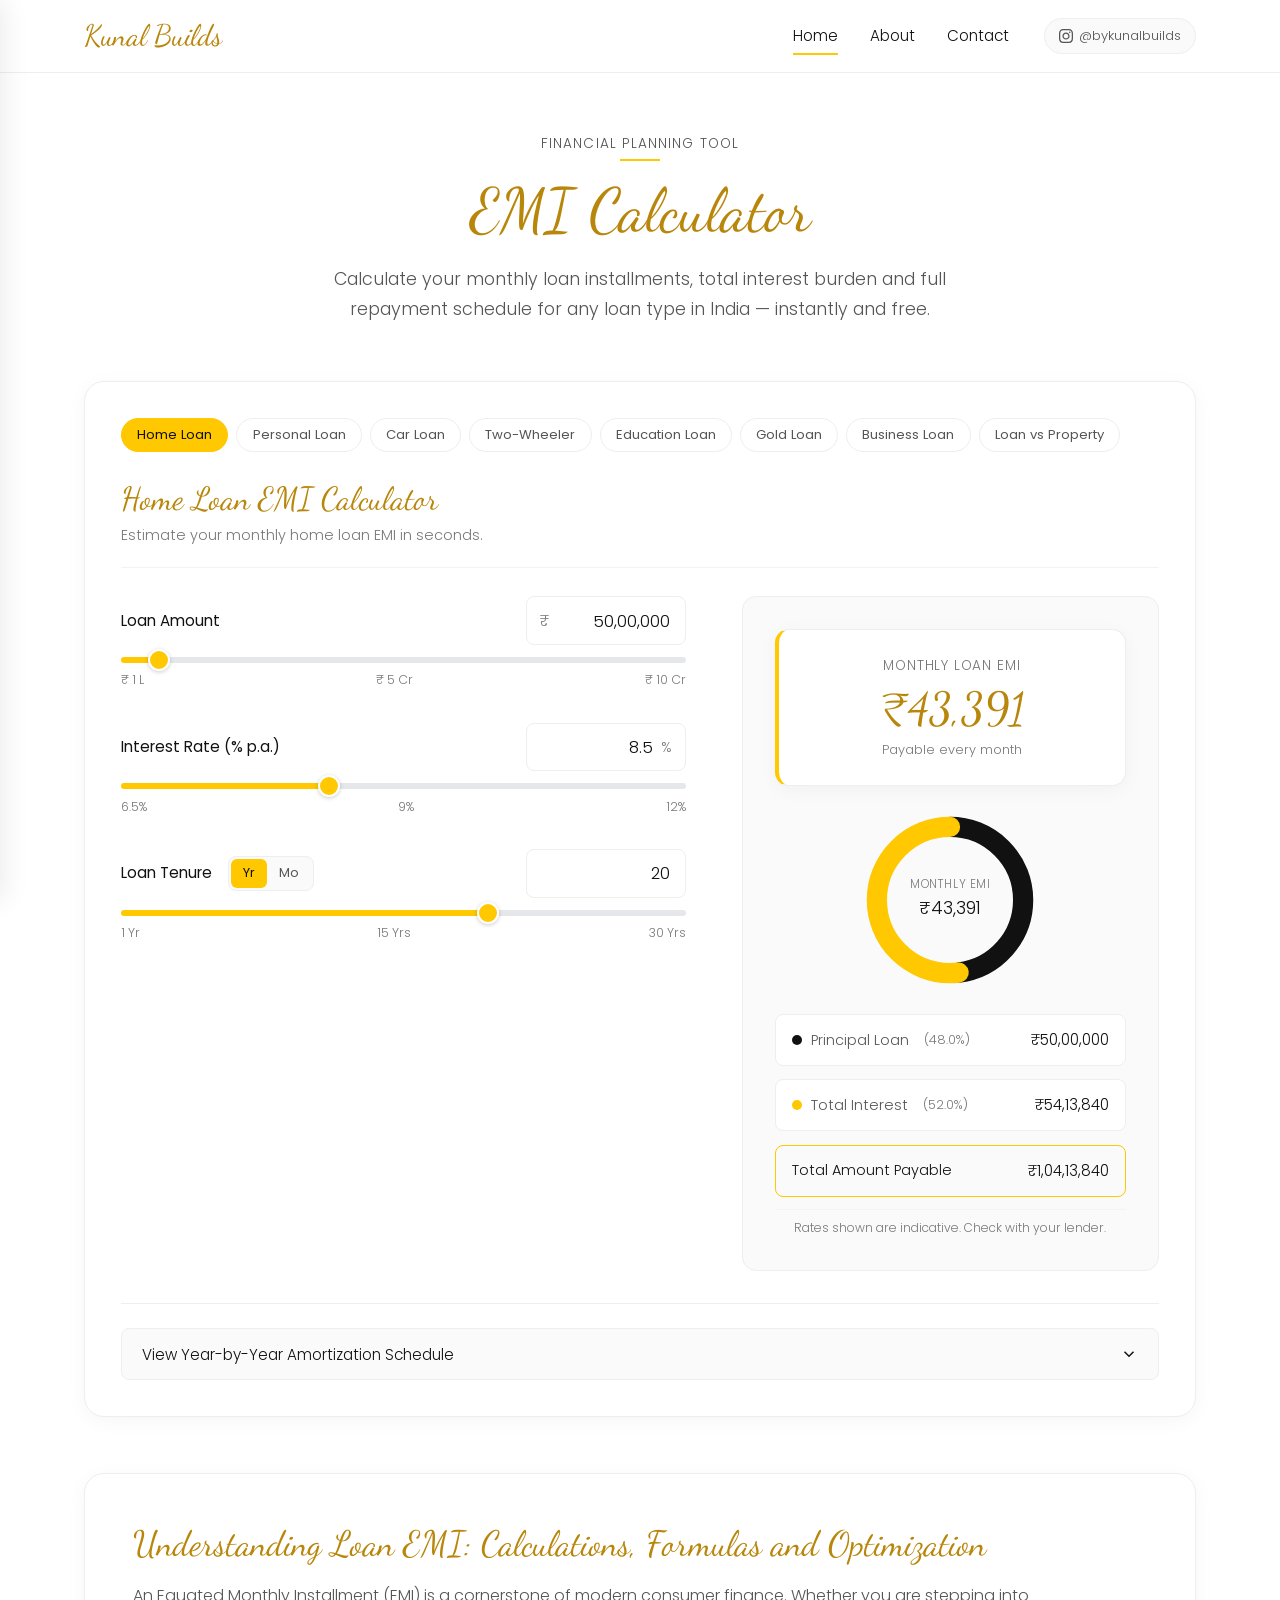
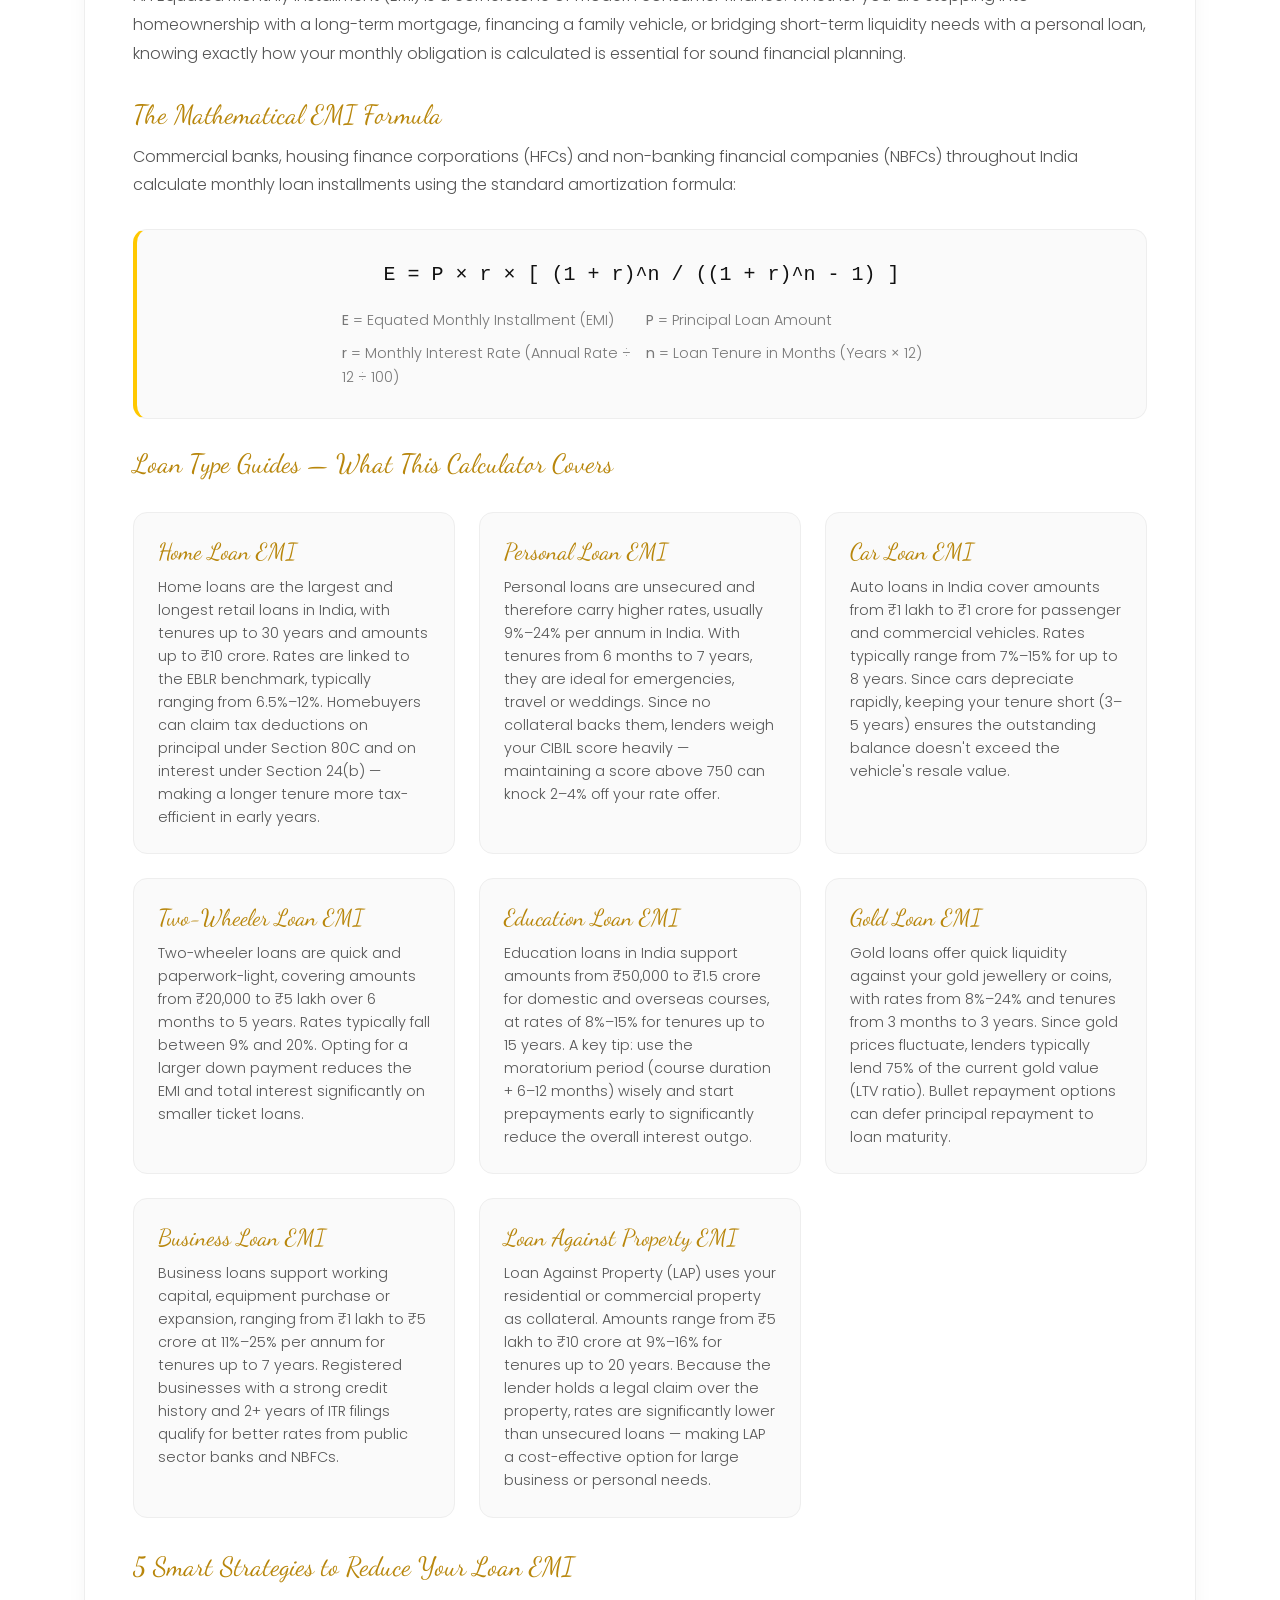
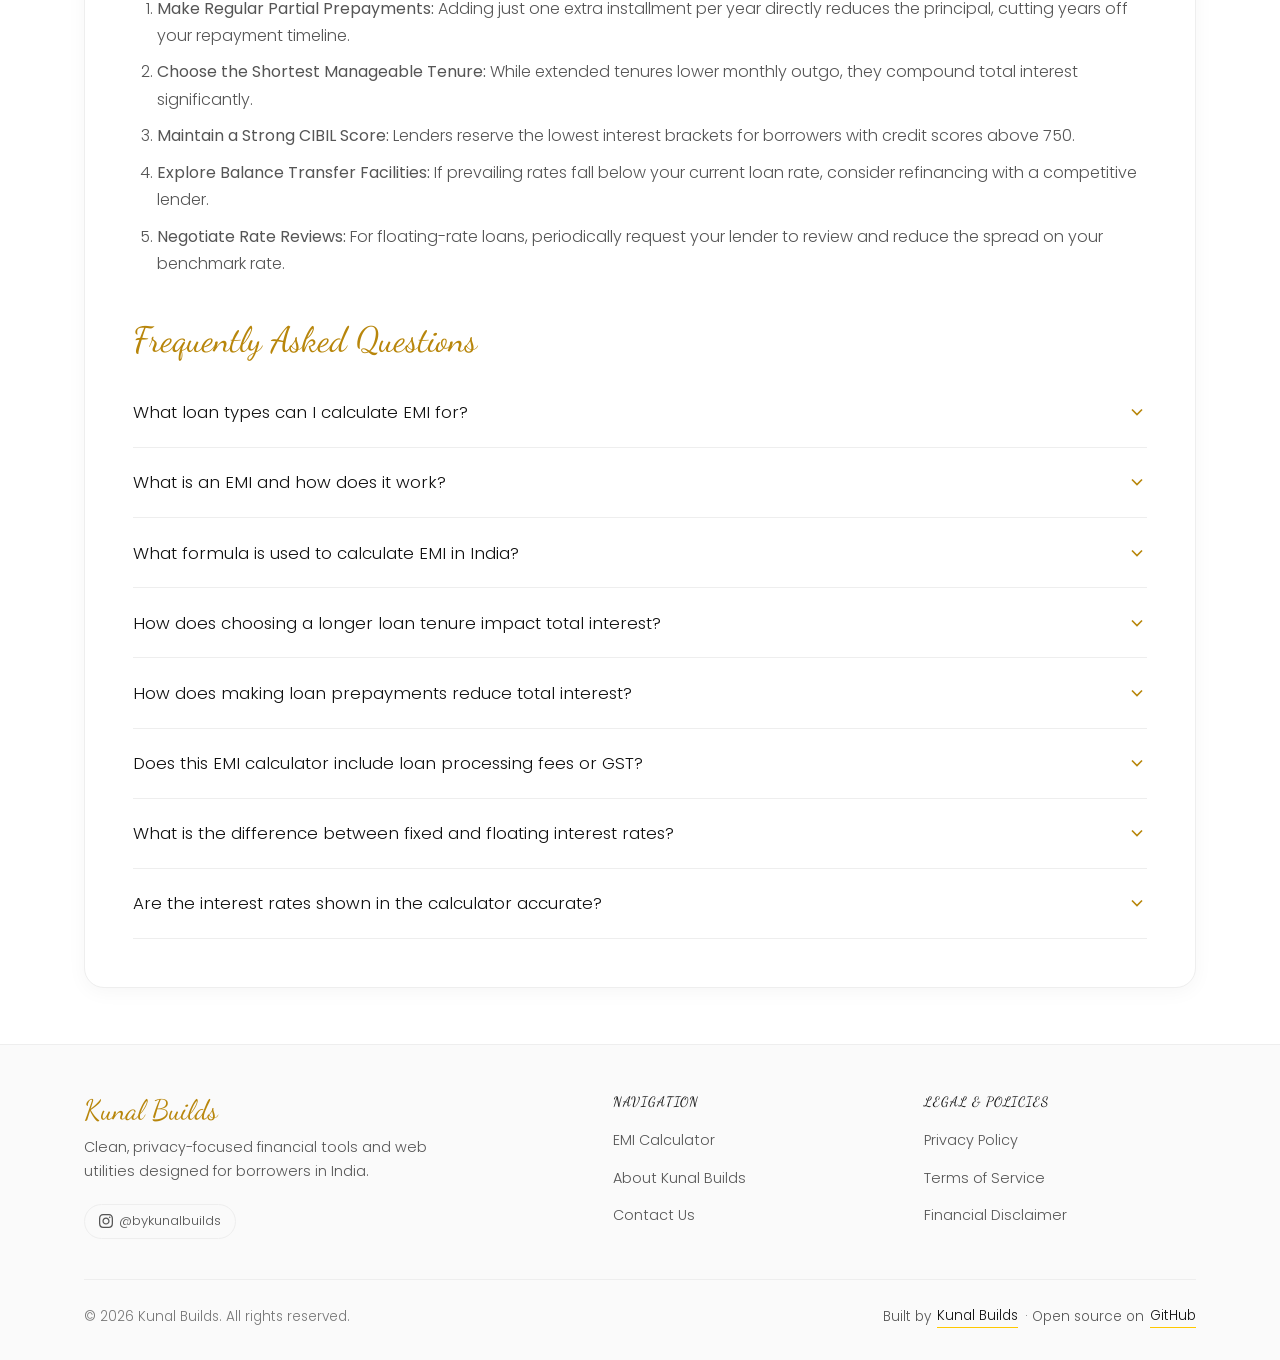
<file: index.html>
<!DOCTYPE html>
<html lang="en-IN">
<head>
  <meta charset="UTF-8">
  <meta name="viewport" content="width=device-width, initial-scale=1.0">
  <title>EMI Calculator - Home, Car, Personal &amp; All Loan Types in India</title>
  <meta name="description" content="Free EMI calculator for all loan types in India: Home, Personal, Car, Two-Wheeler, Education, Gold, Business and Loan Against Property. Get monthly EMI, total interest and payment breakdown instantly.">
  <meta name="keywords" content="emi calculator, home loan emi calculator, personal loan emi calculator, car loan emi calculator, education loan emi calculator, gold loan emi calculator, business loan emi calculator, two wheeler loan emi calculator">
  <meta name="author" content="Kunal Builds">
  <meta name="robots" content="index, follow">
  <link rel="canonical" href="https://kunal17711.github.io/emi-calculator/">
  <link rel="alternate" hreflang="en-IN" href="https://kunal17711.github.io/emi-calculator/">
  <meta name="theme-color" content="#ffffff">

  <!-- Open Graph / Facebook -->
  <meta property="og:type" content="website">
  <meta property="og:url" content="https://kunal17711.github.io/emi-calculator/">
  <meta property="og:title" content="EMI Calculator - All Loan Types in India">
  <meta property="og:description" content="Calculate EMI for Home, Car, Personal, Education, Gold, Business and all loan types with monthly breakdown, total interest and donut chart.">
  <meta property="og:image" content="https://kunal17711.github.io/emi-calculator/assets/og-image.png">
  <meta property="og:locale" content="en_IN">
  <meta property="og:site_name" content="Kunal Builds">

  <!-- Twitter -->
  <meta name="twitter:card" content="summary_large_image">
  <meta name="twitter:title" content="EMI Calculator - All Loan Types in India">
  <meta name="twitter:description" content="Calculate EMI for Home, Car, Personal, Education, Gold, Business and all loan types instantly.">
  <meta name="twitter:image" content="https://kunal17711.github.io/emi-calculator/assets/og-image.png">

  <!-- Fonts & Stylesheet -->
  <link rel="icon" type="image/svg+xml" href="favicon.svg">
  <link rel="preconnect" href="https://fonts.googleapis.com">
  <link rel="preconnect" href="https://fonts.gstatic.com" crossorigin>
  <link href="https://fonts.googleapis.com/css2?family=Dancing+Script:wght@400;500;600;700&family=Poppins:wght@300;400&display=swap" rel="stylesheet">
  <link rel="stylesheet" href="css/style.css">

  <!-- Google AdSense -->
  <script async src="https://pagead2.googlesyndication.com/pagead/js/adsbygoogle.js?client=ca-pub-5059610042350132" crossorigin="anonymous"></script>

  <!-- JSON-LD Structured Data -->
  <script type="application/ld+json">
  {
    "@context": "https://schema.org",
    "@graph": [
      {
        "@type": "WebApplication",
        "@id": "https://kunal17711.github.io/emi-calculator/#app",
        "name": "EMI Calculator",
        "url": "https://kunal17711.github.io/emi-calculator/",
        "applicationCategory": "FinanceApplication",
        "operatingSystem": "All",
        "browserRequirements": "Requires JavaScript. Requires HTML5.",
        "description": "A fast, free online EMI calculator for all loan types in India: Home Loan, Personal Loan, Car Loan, Two-Wheeler Loan, Education Loan, Gold Loan, Business Loan and Loan Against Property. Calculates monthly installments, total interest and amortization schedule.",
        "offers": {
          "@type": "Offer",
          "price": "0",
          "priceCurrency": "INR"
        },
        "featureList": [
          "Home Loan EMI Calculator",
          "Personal Loan EMI Calculator",
          "Car Loan EMI Calculator",
          "Two-Wheeler Loan EMI Calculator",
          "Education Loan EMI Calculator",
          "Gold Loan EMI Calculator",
          "Business Loan EMI Calculator",
          "Loan Against Property EMI Calculator"
        ],
        "author": {
          "@type": "Person",
          "name": "Kunal Builds",
          "url": "https://heyitskunal.vercel.app/",
          "sameAs": [
            "https://instagram.com/bykunalbuilds",
            "https://github.com/Kunal17711"
          ]
        }
      },
      {
        "@type": "Organization",
        "@id": "https://heyitskunal.vercel.app/#organization",
        "name": "Kunal Builds",
        "url": "https://heyitskunal.vercel.app/",
        "sameAs": [
          "https://instagram.com/bykunalbuilds",
          "https://github.com/Kunal17711/emi-calculator"
        ]
      },
      {
        "@type": "BreadcrumbList",
        "@id": "https://kunal17711.github.io/emi-calculator/#breadcrumb",
        "itemListElement": [
          {
            "@type": "ListItem",
            "position": 1,
            "name": "Home",
            "item": "https://kunal17711.github.io/emi-calculator/"
          },
          {
            "@type": "ListItem",
            "position": 2,
            "name": "EMI Calculator",
            "item": "https://kunal17711.github.io/emi-calculator/"
          }
        ]
      },
      {
        "@type": "FAQPage",
        "@id": "https://kunal17711.github.io/emi-calculator/#faq",
        "mainEntity": [
          {
            "@type": "Question",
            "name": "What loan types can I calculate EMI for on this tool?",
            "acceptedAnswer": {
              "@type": "Answer",
              "text": "This EMI calculator supports Home Loan, Personal Loan, Car Loan, Two-Wheeler Loan, Education Loan, Gold Loan, Business Loan, and Loan Against Property. Each type pre-fills the typical Indian market range for loan amount, interest rate and tenure."
            }
          },
          {
            "@type": "Question",
            "name": "What is an EMI and how does it work?",
            "acceptedAnswer": {
              "@type": "Answer",
              "text": "An Equated Monthly Installment (EMI) is a fixed monthly payment paid by a borrower to a lender on a specified date each month. It consists of both a principal component and an interest component, calculated using the reducing-balance method."
            }
          },
          {
            "@type": "Question",
            "name": "What formula is used to calculate EMI in India?",
            "acceptedAnswer": {
              "@type": "Answer",
              "text": "The standardized formula used by Indian banks and NBFCs is: E = P × r × (1 + r)^n / ((1 + r)^n - 1), where P is the Principal, r is the monthly interest rate (Annual Rate / 12 / 100), and n is the tenure in months."
            }
          },
          {
            "@type": "Question",
            "name": "How does choosing a longer loan tenure impact total interest?",
            "acceptedAnswer": {
              "@type": "Answer",
              "text": "A longer tenure reduces the monthly EMI, making it more manageable, but significantly increases the total interest paid over the loan life. Shorter tenures require higher monthly payments but save substantially on interest."
            }
          },
          {
            "@type": "Question",
            "name": "What is the typical interest rate for a home loan in India?",
            "acceptedAnswer": {
              "@type": "Answer",
              "text": "Home loan interest rates in India typically range from 6.5% to 12% per annum depending on the lender, borrower's credit score and the EBLR-linked rate. Rates shown in this calculator are indicative — always confirm with your lender."
            }
          },
          {
            "@type": "Question",
            "name": "Does this EMI calculator include loan processing fees or GST?",
            "acceptedAnswer": {
              "@type": "Answer",
              "text": "This calculator computes only the monthly principal and interest components. Upfront charges like processing fees, documentation charges, stamp duty and applicable 18% GST are paid separately at loan origination."
            }
          },
          {
            "@type": "Question",
            "name": "What is the difference between fixed and floating interest rates?",
            "acceptedAnswer": {
              "@type": "Answer",
              "text": "Fixed interest rates stay constant throughout the loan tenure. Floating rates fluctuate with external benchmarks like the RBI Repo Rate, causing your EMI or tenure to adjust over time."
            }
          },
          {
            "@type": "Question",
            "name": "How does making loan prepayments reduce EMI?",
            "acceptedAnswer": {
              "@type": "Answer",
              "text": "Any prepayment directly reduces the outstanding principal. Borrowers can then choose to lower the remaining monthly EMI or keep the EMI the same to shorten the tenure and save on total interest."
            }
          }
        ]
      }
    ]
  }
  </script>
</head>
<body>
  <a href="#main-content" class="skip-link">Skip to main content</a>

  <!-- Mobile Drawer Overlay -->
  <div class="drawer-overlay" id="drawerOverlay" aria-hidden="true"></div>

  <!-- Mobile Drawer (Slides from Left) -->
  <aside class="mobile-drawer" id="mobileDrawer" aria-label="Mobile Navigation Drawer">
    <a href="https://heyitskunal.vercel.app/" target="_blank" rel="noopener" class="drawer-brand">Kunal Builds</a>
    <ul class="drawer-links">
      <li><a href="index.html" class="drawer-link active">Home</a></li>
      <li><a href="about.html" class="drawer-link">About</a></li>
      <li><a href="contact.html" class="drawer-link">Contact</a></li>
      <li><a href="privacy-policy.html" class="drawer-link">Privacy Policy</a></li>
      <li><a href="terms.html" class="drawer-link">Terms of Service</a></li>
      <li><a href="disclaimer.html" class="drawer-link">Financial Disclaimer</a></li>
    </ul>
    <div class="drawer-footer">
      <a href="https://instagram.com/bykunalbuilds" target="_blank" rel="noopener" class="footer-link">Instagram: @bykunalbuilds</a>
      <span>Built with vanilla web standards</span>
    </div>
  </aside>

  <!-- Sticky Top Navbar -->
  <header class="site-header">
    <div class="container header-inner">
      <a href="https://heyitskunal.vercel.app/" target="_blank" rel="noopener" class="brand-link" aria-label="Visit Kunal Builds">
        <span class="brand-name">Kunal Builds</span>
      </a>

      <!-- Desktop Navigation -->
      <nav class="desktop-nav" aria-label="Main Navigation">
        <ul class="nav-menu">
          <li><a href="index.html" class="nav-link-item active">Home</a></li>
          <li><a href="about.html" class="nav-link-item">About</a></li>
          <li><a href="contact.html" class="nav-link-item">Contact</a></li>
        </ul>

        <a href="https://instagram.com/bykunalbuilds" target="_blank" rel="noopener" class="nav-author-pill" title="Follow @bykunalbuilds on Instagram">
          <svg viewBox="0 0 24 24" aria-hidden="true"><path d="M12 2.163c3.204 0 3.584.012 4.85.07 3.252.148 4.771 1.691 4.919 4.919.058 1.265.069 1.645.069 4.849 0 3.205-.012 3.584-.069 4.849-.149 3.225-1.664 4.771-4.919 4.919-1.266.058-1.644.07-4.85.07-3.204 0-3.584-.012-4.849-.07-3.26-.149-4.771-1.699-4.919-4.92-.058-1.265-.07-1.644-.07-4.849 0-3.204.013-3.583.07-4.849.149-3.227 1.664-4.771 4.919-4.919 1.266-.057 1.645-.069 4.849-.069zm0-2.163c-3.259 0-3.667.014-4.947.072-4.358.2-6.78 2.618-6.98 6.98-.059 1.281-.073 1.689-.073 4.948 0 3.259.014 3.668.072 4.948.2 4.358 2.618 6.78 6.98 6.98 1.281.058 1.689.072 4.948.072 3.259 0 3.668-.014 4.948-.072 4.354-.2 6.782-2.618 6.979-6.98.059-1.28.073-1.689.073-4.948 0-3.259-.014-3.667-.072-4.947-.196-4.354-2.617-6.78-6.979-6.98-1.281-.059-1.69-.073-4.949-.073zm0 5.838c-3.403 0-6.162 2.759-6.162 6.162s2.759 6.163 6.162 6.163 6.162-2.759 6.162-6.163c0-3.403-2.759-6.162-6.162-6.162zm0 10.162c-2.209 0-4-1.79-4-4 0-2.209 1.791-4 4-4s4 1.791 4 4c0 2.21-1.791 4-4 4zm6.406-11.845c-.796 0-1.441.645-1.441 1.44s.645 1.44 1.441 1.44c.795 0 1.439-.645 1.439-1.44s-.644-1.44-1.439-1.44z"/></svg>
          <span>@bykunalbuilds</span>
        </a>
      </nav>

      <!-- Mobile Hamburger Button -->
      <button type="button" class="mobile-hamburger" id="mobileHamburger" aria-label="Toggle navigation menu" aria-expanded="false" aria-controls="mobileDrawer">
        <span class="hamburger-line"></span>
        <span class="hamburger-line"></span>
        <span class="hamburger-line"></span>
      </button>
    </div>
  </header>

  <main id="main-content" class="container">
    <!-- Hero Header (only H1 on page) -->
    <section class="hero-section fade-up">
      <span class="hero-tagline">Financial Planning Tool</span>
      <h1 class="hero-title">EMI Calculator</h1>
      <p class="hero-desc">Calculate your monthly loan installments, total interest burden and full repayment schedule for any loan type in India — instantly and free.</p>
    </section>

    <!-- Calculator Card -->
    <section class="calculator-card fade-up" aria-label="Loan EMI Calculator">

      <!-- Loan Type Selector -->
      <div class="loan-type-selector-wrap">
        <div
          class="loan-type-selector"
          id="loanTypeSelector"
          role="tablist"
          aria-label="Select Loan Type"
        >
          <button type="button" class="loan-type-btn active" role="tab" aria-selected="true"  data-type="home-loan">Home Loan</button>
          <button type="button" class="loan-type-btn" role="tab" aria-selected="false" data-type="personal-loan">Personal Loan</button>
          <button type="button" class="loan-type-btn" role="tab" aria-selected="false" data-type="car-loan">Car Loan</button>
          <button type="button" class="loan-type-btn" role="tab" aria-selected="false" data-type="two-wheeler-loan">Two-Wheeler</button>
          <button type="button" class="loan-type-btn" role="tab" aria-selected="false" data-type="education-loan">Education Loan</button>
          <button type="button" class="loan-type-btn" role="tab" aria-selected="false" data-type="gold-loan">Gold Loan</button>
          <button type="button" class="loan-type-btn" role="tab" aria-selected="false" data-type="business-loan">Business Loan</button>
          <button type="button" class="loan-type-btn" role="tab" aria-selected="false" data-type="lap">Loan vs Property</button>
        </div>
      </div>

      <!-- Card Heading (H2) + Subtext -->
      <div class="calc-card-heading">
        <h2 id="calcCardTitle">Home Loan EMI Calculator</h2>
        <p id="calcCardSubtitle" class="calc-card-subtitle">Estimate your monthly home loan EMI in seconds.</p>
      </div>

      <div class="calculator-grid">

        <!-- Left: Input Controls -->
        <div class="calc-inputs">

          <!-- Loan Amount -->
          <div class="input-group">
            <div class="input-header">
              <label for="loanAmountInput" class="input-label">Loan Amount</label>
              <div class="input-field-wrapper">
                <span class="input-prefix" aria-hidden="true">₹</span>
                <input type="text" id="loanAmountInput" class="calc-text-input has-prefix" placeholder="e.g. 50,00,000" aria-label="Loan Amount in Rupees">
              </div>
            </div>
            <div class="range-slider-wrapper">
              <input type="range" id="loanAmountRange" class="calc-range" min="100000" max="100000000" step="50000" value="5000000" aria-label="Loan Amount Slider">
              <div class="range-minmax" id="amountRangeLabels">
                <span id="amountMinLabel">₹ 1 L</span>
                <span id="amountMidLabel">₹ 5 Cr</span>
                <span id="amountMaxLabel">₹ 10 Cr</span>
              </div>
            </div>
          </div>

          <!-- Interest Rate -->
          <div class="input-group">
            <div class="input-header">
              <label for="interestRateInput" class="input-label">Interest Rate (% p.a.)</label>
              <div class="input-field-wrapper">
                <input type="number" id="interestRateInput" class="calc-text-input has-suffix" placeholder="e.g. 8.5" min="0.1" max="50" step="0.1" aria-label="Annual Interest Rate">
                <span class="input-suffix" aria-hidden="true">%</span>
              </div>
            </div>
            <div class="range-slider-wrapper">
              <input type="range" id="interestRateRange" class="calc-range" min="6.5" max="12" step="0.1" value="8.5" aria-label="Interest Rate Slider">
              <div class="range-minmax" id="rateRangeLabels">
                <span id="rateMinLabel">6.5%</span>
                <span id="rateMidLabel">9%</span>
                <span id="rateMaxLabel">12%</span>
              </div>
            </div>
          </div>

          <!-- Tenure -->
          <div class="input-group">
            <div class="input-header">
              <div class="input-label">
                <label for="tenureInput">Loan Tenure</label>
                <div class="tenure-toggle-group" role="group" aria-label="Tenure Unit Selector">
                  <button type="button" id="tenureUnitYears" class="tenure-toggle-btn active" aria-pressed="true">Yr</button>
                  <button type="button" id="tenureUnitMonths" class="tenure-toggle-btn" aria-pressed="false">Mo</button>
                </div>
              </div>
              <div class="input-field-wrapper">
                <input type="number" id="tenureInput" class="calc-text-input" placeholder="e.g. 20" min="1" max="360" step="1" aria-label="Tenure Value">
              </div>
            </div>
            <div class="range-slider-wrapper">
              <input type="range" id="tenureRange" class="calc-range" min="1" max="30" step="1" value="20" aria-label="Tenure Slider">
              <div class="range-minmax">
                <span id="tenureMinLabel">1 Yr</span>
                <span id="tenureMidLabel">15 Yrs</span>
                <span id="tenureMaxLabel">30 Yrs</span>
              </div>
            </div>
          </div>

        </div>

        <!-- Right: Results & Donut Chart -->
        <div class="calc-results" aria-live="polite">

          <div class="emi-highlight-box">
            <div class="emi-highlight-title">Monthly Loan EMI</div>
            <div class="emi-highlight-value" id="emiDisplay">₹ 0</div>
            <div class="emi-highlight-sub">Payable every month</div>
          </div>

          <!-- Responsive SVG Donut Chart -->
          <div class="chart-container">
            <div class="donut-svg-wrapper">
              <svg class="donut-svg" viewBox="0 0 160 160" aria-hidden="true">
                <circle cx="80" cy="80" r="65" fill="none" stroke="#f3f4f6" stroke-width="18"/>
                <circle id="chartPrincipalCircle" cx="80" cy="80" r="65" fill="none" stroke="#111111" stroke-width="18" stroke-dasharray="408.4 408.4" stroke-dashoffset="408.4" stroke-linecap="round"/>
                <circle id="chartInterestCircle" cx="80" cy="80" r="65" fill="none" stroke="#FFC800" stroke-width="18" stroke-dasharray="0 408.4" stroke-dashoffset="0" stroke-linecap="round"/>
              </svg>
              <div class="chart-center-text">
                <span class="chart-center-label">Monthly EMI</span>
                <span class="chart-center-val" id="chartCenterEmi">₹ 0</span>
              </div>
            </div>
          </div>

          <!-- Breakdown Rows -->
          <div class="metrics-breakdown">
            <div class="metric-row">
              <div class="metric-title">
                <span class="color-dot dot-principal"></span>
                <span>Principal Loan</span>
                <span class="metric-ratio" id="principalRatioDisplay">(0%)</span>
              </div>
              <div class="metric-value" id="principalDisplay">₹ 0</div>
            </div>

            <div class="metric-row">
              <div class="metric-title">
                <span class="color-dot dot-interest"></span>
                <span>Total Interest</span>
                <span class="metric-ratio" id="interestRatioDisplay">(0%)</span>
              </div>
              <div class="metric-value" id="interestDisplay">₹ 0</div>
            </div>

            <div class="metric-row" style="background-color: var(--bg-subtle); border-color: var(--color-bright-yellow);">
              <div class="metric-title" style="color: var(--text-main);">
                <span>Total Amount Payable</span>
              </div>
              <div class="metric-value" id="totalPaymentDisplay">₹ 0</div>
            </div>
          </div>

          <!-- Indicative rate note -->
          <p class="indicative-note">Rates shown are indicative. Check with your lender.</p>

        </div>

      </div>

      <!-- Amortization Accordion -->
      <div class="schedule-section">
        <button type="button" class="schedule-toggle" id="scheduleToggle" aria-expanded="false" aria-controls="scheduleContent">
          <span>View Year-by-Year Amortization Schedule</span>
          <svg viewBox="0 0 24 24" fill="none" stroke="currentColor" stroke-width="2"><polyline points="6 9 12 15 18 9"></polyline></svg>
        </button>
        <div id="scheduleContent" class="schedule-content">
          <table class="schedule-table">
            <thead>
              <tr>
                <th>Year</th>
                <th>Opening Balance</th>
                <th>Principal Paid</th>
                <th>Interest Paid</th>
                <th>Closing Balance</th>
              </tr>
            </thead>
            <tbody id="scheduleTableBody"></tbody>
          </table>
        </div>
      </div>
    </section>

    <!-- 800+ Words SEO Content & Educational Guide -->
    <article class="seo-article fade-up" id="guide">
      <h2>Understanding Loan EMI: Calculations, Formulas and Optimization</h2>

      <p>
        An Equated Monthly Installment (EMI) is a cornerstone of modern consumer finance. Whether you are stepping into homeownership with a long-term mortgage, financing a family vehicle, or bridging short-term liquidity needs with a personal loan, knowing exactly how your monthly obligation is calculated is essential for sound financial planning.
      </p>

      <h3>The Mathematical EMI Formula</h3>
      <p>
        Commercial banks, housing finance corporations (HFCs) and non-banking financial companies (NBFCs) throughout India calculate monthly loan installments using the standard amortization formula:
      </p>

      <div class="formula-card">
        <div class="formula-display">E = P &times; r &times; [ (1 + r)^n / ((1 + r)^n - 1) ]</div>
        <div class="formula-variables">
          <div><strong>E</strong> = Equated Monthly Installment (EMI)</div>
          <div><strong>P</strong> = Principal Loan Amount</div>
          <div><strong>r</strong> = Monthly Interest Rate (Annual Rate &divide; 12 &divide; 100)</div>
          <div><strong>n</strong> = Loan Tenure in Months (Years &times; 12)</div>
        </div>
      </div>

      <h3>Loan Type Guides — What This Calculator Covers</h3>

      <div class="loan-types-grid">

        <div class="loan-type-card">
          <h4>Home Loan EMI</h4>
          <p>Home loans are the largest and longest retail loans in India, with tenures up to 30 years and amounts up to ₹10 crore. Rates are linked to the EBLR benchmark, typically ranging from 6.5%–12%. Homebuyers can claim tax deductions on principal under Section 80C and on interest under Section 24(b) — making a longer tenure more tax-efficient in early years.</p>
        </div>

        <div class="loan-type-card">
          <h4>Personal Loan EMI</h4>
          <p>Personal loans are unsecured and therefore carry higher rates, usually 9%–24% per annum in India. With tenures from 6 months to 7 years, they are ideal for emergencies, travel or weddings. Since no collateral backs them, lenders weigh your CIBIL score heavily — maintaining a score above 750 can knock 2–4% off your rate offer.</p>
        </div>

        <div class="loan-type-card">
          <h4>Car Loan EMI</h4>
          <p>Auto loans in India cover amounts from ₹1 lakh to ₹1 crore for passenger and commercial vehicles. Rates typically range from 7%–15% for up to 8 years. Since cars depreciate rapidly, keeping your tenure short (3–5 years) ensures the outstanding balance doesn't exceed the vehicle's resale value.</p>
        </div>

        <div class="loan-type-card">
          <h4>Two-Wheeler Loan EMI</h4>
          <p>Two-wheeler loans are quick and paperwork-light, covering amounts from ₹20,000 to ₹5 lakh over 6 months to 5 years. Rates typically fall between 9% and 20%. Opting for a larger down payment reduces the EMI and total interest significantly on smaller ticket loans.</p>
        </div>

        <div class="loan-type-card">
          <h4>Education Loan EMI</h4>
          <p>Education loans in India support amounts from ₹50,000 to ₹1.5 crore for domestic and overseas courses, at rates of 8%–15% for tenures up to 15 years. A key tip: use the moratorium period (course duration + 6–12 months) wisely and start prepayments early to significantly reduce the overall interest outgo.</p>
        </div>

        <div class="loan-type-card">
          <h4>Gold Loan EMI</h4>
          <p>Gold loans offer quick liquidity against your gold jewellery or coins, with rates from 8%–24% and tenures from 3 months to 3 years. Since gold prices fluctuate, lenders typically lend 75% of the current gold value (LTV ratio). Bullet repayment options can defer principal repayment to loan maturity.</p>
        </div>

        <div class="loan-type-card">
          <h4>Business Loan EMI</h4>
          <p>Business loans support working capital, equipment purchase or expansion, ranging from ₹1 lakh to ₹5 crore at 11%–25% per annum for tenures up to 7 years. Registered businesses with a strong credit history and 2+ years of ITR filings qualify for better rates from public sector banks and NBFCs.</p>
        </div>

        <div class="loan-type-card">
          <h4>Loan Against Property EMI</h4>
          <p>Loan Against Property (LAP) uses your residential or commercial property as collateral. Amounts range from ₹5 lakh to ₹10 crore at 9%–16% for tenures up to 20 years. Because the lender holds a legal claim over the property, rates are significantly lower than unsecured loans — making LAP a cost-effective option for large business or personal needs.</p>
        </div>

      </div>

      <h3>5 Smart Strategies to Reduce Your Loan EMI</h3>
      <ol>
        <li><strong>Make Regular Partial Prepayments:</strong> Adding just one extra installment per year directly reduces the principal, cutting years off your repayment timeline.</li>
        <li><strong>Choose the Shortest Manageable Tenure:</strong> While extended tenures lower monthly outgo, they compound total interest significantly.</li>
        <li><strong>Maintain a Strong CIBIL Score:</strong> Lenders reserve the lowest interest brackets for borrowers with credit scores above 750.</li>
        <li><strong>Explore Balance Transfer Facilities:</strong> If prevailing rates fall below your current loan rate, consider refinancing with a competitive lender.</li>
        <li><strong>Negotiate Rate Reviews:</strong> For floating-rate loans, periodically request your lender to review and reduce the spread on your benchmark rate.</li>
      </ol>

      <!-- FAQ Section -->
      <section class="faq-section" id="faq">
        <h2>Frequently Asked Questions</h2>

        <div class="faq-item">
          <button type="button" class="faq-question" aria-expanded="false">
            <span>What loan types can I calculate EMI for?</span>
            <svg viewBox="0 0 24 24" fill="none" stroke="currentColor" stroke-width="2"><polyline points="6 9 12 15 18 9"></polyline></svg>
          </button>
          <div class="faq-answer">
            <p>This calculator supports Home Loan, Personal Loan, Car Loan, Two-Wheeler Loan, Education Loan, Gold Loan, Business Loan and Loan Against Property. Select a loan type from the pill buttons at the top of the calculator card to load type-specific sliders and defaults.</p>
          </div>
        </div>

        <div class="faq-item">
          <button type="button" class="faq-question" aria-expanded="false">
            <span>What is an EMI and how does it work?</span>
            <svg viewBox="0 0 24 24" fill="none" stroke="currentColor" stroke-width="2"><polyline points="6 9 12 15 18 9"></polyline></svg>
          </button>
          <div class="faq-answer">
            <p>An Equated Monthly Installment (EMI) is a fixed monthly payment made by a borrower to a lender on a specified calendar date. Each payment balances accrued interest charges and principal reduction over your loan horizon.</p>
          </div>
        </div>

        <div class="faq-item">
          <button type="button" class="faq-question" aria-expanded="false">
            <span>What formula is used to calculate EMI in India?</span>
            <svg viewBox="0 0 24 24" fill="none" stroke="currentColor" stroke-width="2"><polyline points="6 9 12 15 18 9"></polyline></svg>
          </button>
          <div class="faq-answer">
            <p>The standard formula is: <code>E = P &times; r &times; (1 + r)^n / ((1 + r)^n - 1)</code>, where P is the Principal, r is the monthly rate of interest (annual rate &divide; 12 &divide; 100), and n is the tenure in months.</p>
          </div>
        </div>

        <div class="faq-item">
          <button type="button" class="faq-question" aria-expanded="false">
            <span>How does choosing a longer loan tenure impact total interest?</span>
            <svg viewBox="0 0 24 24" fill="none" stroke="currentColor" stroke-width="2"><polyline points="6 9 12 15 18 9"></polyline></svg>
          </button>
          <div class="faq-answer">
            <p>A longer tenure yields a smaller monthly installment but causes total interest payments to compound significantly. A shorter tenure increases monthly outgo but produces substantial interest savings.</p>
          </div>
        </div>

        <div class="faq-item">
          <button type="button" class="faq-question" aria-expanded="false">
            <span>How does making loan prepayments reduce total interest?</span>
            <svg viewBox="0 0 24 24" fill="none" stroke="currentColor" stroke-width="2"><polyline points="6 9 12 15 18 9"></polyline></svg>
          </button>
          <div class="faq-answer">
            <p>Any prepayment directly reduces your principal liability. Borrowers can choose between reducing future monthly installments or maintaining the same installment to shorten the overall loan term.</p>
          </div>
        </div>

        <div class="faq-item">
          <button type="button" class="faq-question" aria-expanded="false">
            <span>Does this EMI calculator include loan processing fees or GST?</span>
            <svg viewBox="0 0 24 24" fill="none" stroke="currentColor" stroke-width="2"><polyline points="6 9 12 15 18 9"></polyline></svg>
          </button>
          <div class="faq-answer">
            <p>This calculator focuses on monthly principal and interest charges. Upfront bank fees, including processing charges, administrative costs and applicable 18% GST, are settled separately during loan disbursement.</p>
          </div>
        </div>

        <div class="faq-item">
          <button type="button" class="faq-question" aria-expanded="false">
            <span>What is the difference between fixed and floating interest rates?</span>
            <svg viewBox="0 0 24 24" fill="none" stroke="currentColor" stroke-width="2"><polyline points="6 9 12 15 18 9"></polyline></svg>
          </button>
          <div class="faq-answer">
            <p>Fixed rates remain identical across your entire loan life. Floating rates adjust with external benchmark lending rates, which causes your installment or tenure to shift as monetary policy changes.</p>
          </div>
        </div>

        <div class="faq-item">
          <button type="button" class="faq-question" aria-expanded="false">
            <span>Are the interest rates shown in the calculator accurate?</span>
            <svg viewBox="0 0 24 24" fill="none" stroke="currentColor" stroke-width="2"><polyline points="6 9 12 15 18 9"></polyline></svg>
          </button>
          <div class="faq-answer">
            <p>The default rates are indicative market ranges based on typical Indian lending conditions. Actual rates vary by lender, your credit profile and current RBI policy. Always verify the exact rate with your bank or NBFC before taking a loan.</p>
          </div>
        </div>

      </section>
    </article>
  </main>

  <!-- Site Footer -->
  <footer class="site-footer">
    <div class="container">
      <div class="footer-grid">
        <div class="footer-brand">
          <h3>Kunal Builds</h3>
          <p>Clean, privacy-focused financial tools and web utilities designed for borrowers in India.</p>
          <a href="https://instagram.com/bykunalbuilds" target="_blank" rel="noopener" class="nav-author-pill" title="Follow @bykunalbuilds on Instagram">
            <svg viewBox="0 0 24 24" aria-hidden="true"><path d="M12 2.163c3.204 0 3.584.012 4.85.07 3.252.148 4.771 1.691 4.919 4.919.058 1.265.069 1.645.069 4.849 0 3.205-.012 3.584-.069 4.849-.149 3.225-1.664 4.771-4.919 4.919-1.266.058-1.644.07-4.85.07-3.204 0-3.584-.012-4.849-.07-3.26-.149-4.771-1.699-4.919-4.92-.058-1.265-.07-1.644-.07-4.849 0-3.204.013-3.583.07-4.849.149-3.227 1.664-4.771 4.919-4.919 1.266-.057 1.645-.069 4.849-.069zm0-2.163c-3.259 0-3.667.014-4.947.072-4.358.2-6.78 2.618-6.98 6.98-.059 1.281-.073 1.689-.073 4.948 0 3.259.014 3.668.072 4.948.2 4.358 2.618 6.78 6.98 6.98 1.281.058 1.689.072 4.948.072 3.259 0 3.668-.014 4.948-.072 4.354-.2 6.782-2.618 6.979-6.98.059-1.28.073-1.689.073-4.948 0-3.259-.014-3.667-.072-4.947-.196-4.354-2.617-6.78-6.979-6.98-1.281-.059-1.69-.073-4.949-.073zm0 5.838c-3.403 0-6.162 2.759-6.162 6.162s2.759 6.163 6.162 6.163 6.162-2.759 6.162-6.163c0-3.403-2.759-6.162-6.162-6.162zm0 10.162c-2.209 0-4-1.79-4-4 0-2.209 1.791-4 4-4s4 1.791 4 4c0 2.21-1.791 4-4 4zm6.406-11.845c-.796 0-1.441.645-1.441 1.44s.645 1.44 1.441 1.44c.795 0 1.439-.645 1.439-1.44s-.644-1.44-1.439-1.44z"/></svg>
            <span>@bykunalbuilds</span>
          </a>
        </div>

        <div>
          <h4 class="footer-title">Navigation</h4>
          <ul class="footer-links">
            <li><a href="index.html">EMI Calculator</a></li>
            <li><a href="about.html">About Kunal Builds</a></li>
            <li><a href="contact.html">Contact Us</a></li>
          </ul>
        </div>

        <div>
          <h4 class="footer-title">Legal &amp; Policies</h4>
          <ul class="footer-links">
            <li><a href="privacy-policy.html">Privacy Policy</a></li>
            <li><a href="terms.html">Terms of Service</a></li>
            <li><a href="disclaimer.html">Financial Disclaimer</a></li>
          </ul>
        </div>
      </div>

      <div class="footer-bottom">
        <div class="footer-copyright">
          &copy; 2026 Kunal Builds. All rights reserved.
        </div>
        <div class="footer-built-by">
          Built by <a href="https://heyitskunal.vercel.app/" target="_blank" rel="noopener">Kunal Builds</a> &middot; Open source on <a href="https://github.com/Kunal17711/emi-calculator" target="_blank" rel="noopener">GitHub</a>
        </div>
      </div>
    </div>
  </footer>

  <script src="js/calculator.js" defer></script>
</body>
</html>
</file>
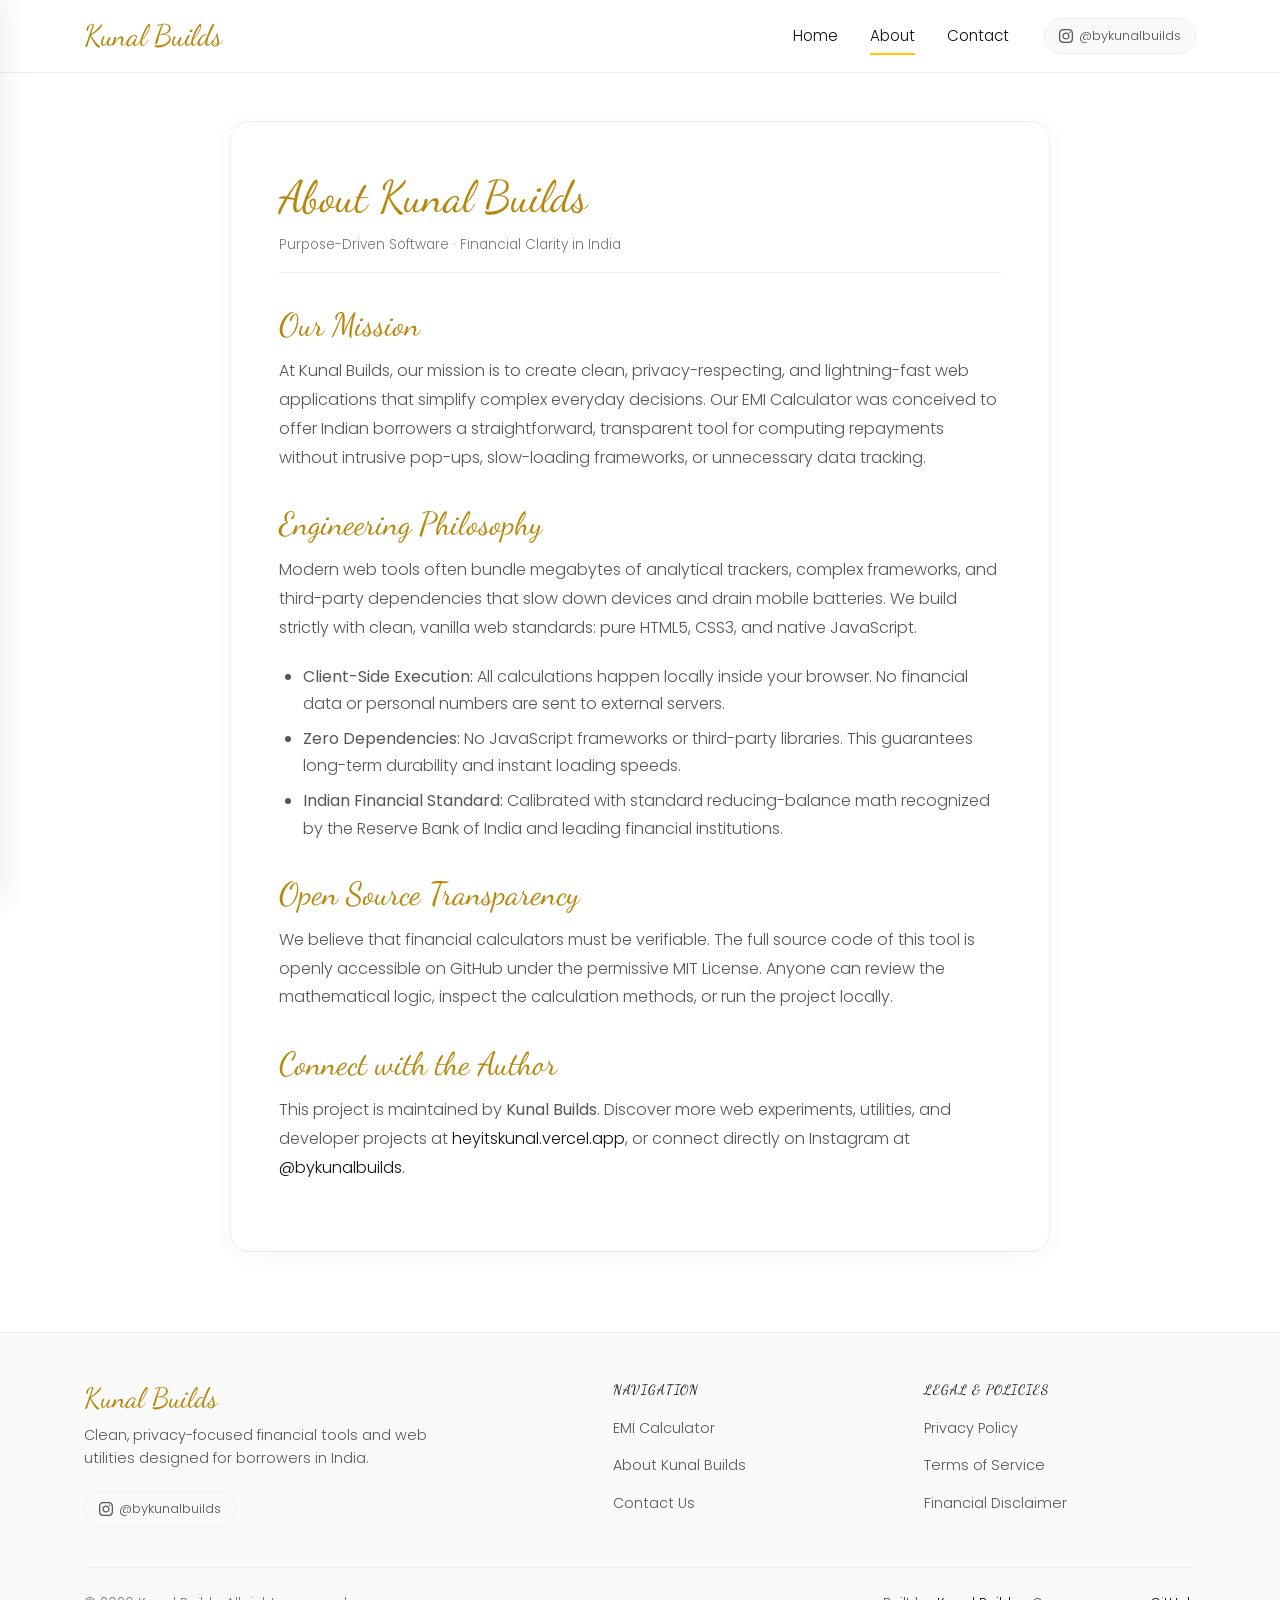
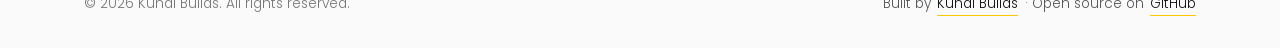
<file: about.html>
﻿<!DOCTYPE html>
<html lang="en-IN">
<head>
  <meta charset="UTF-8">
  <meta name="viewport" content="width=device-width, initial-scale=1.0">
  <title>About Us - EMI Calculator by Kunal Builds</title>
  <meta name="description" content="Discover our mission to build fast, open-source, bloat-free financial calculators tailored for home, car, and personal loan borrowers in India.">
  <meta name="author" content="Kunal Builds">
  <meta name="robots" content="index, follow">
  <link rel="canonical" href="https://kunal17711.github.io/emi-calculator/about.html">
  <link rel="alternate" hreflang="en-IN" href="https://kunal17711.github.io/emi-calculator/about.html">
  <meta name="theme-color" content="#ffffff">

  <!-- Open Graph / Twitter -->
  <meta property="og:type" content="website">
  <meta property="og:url" content="https://kunal17711.github.io/emi-calculator/about.html">
  <meta property="og:title" content="About Us - EMI Calculator by Kunal Builds">
  <meta property="og:description" content="Learn about our commitment to free, transparent, client-side financial tools for Indian loans.">
  <meta property="og:image" content="https://kunal17711.github.io/emi-calculator/assets/og-image.png">
  <meta property="og:locale" content="en_IN">
  <meta property="og:site_name" content="Kunal Builds">
  <meta name="twitter:card" content="summary_large_image">
  <meta name="twitter:title" content="About Us - EMI Calculator by Kunal Builds">
  <meta name="twitter:description" content="Learn about our commitment to free, transparent, client-side financial tools for Indian loans.">
  <meta name="twitter:image" content="https://kunal17711.github.io/emi-calculator/assets/og-image.png">

  <!-- Fonts & Stylesheet -->
  <link rel="icon" type="image/svg+xml" href="favicon.svg">
  <link rel="preconnect" href="https://fonts.googleapis.com">
  <link rel="preconnect" href="https://fonts.gstatic.com" crossorigin>
  <link href="https://fonts.googleapis.com/css2?family=Dancing+Script:wght@400;500;600;700&family=Poppins:wght@300;400&display=swap" rel="stylesheet">
  <link rel="stylesheet" href="css/style.css">

  <!-- Google AdSense -->
  <script async src="https://pagead2.googlesyndication.com/pagead/js/adsbygoogle.js?client=ca-pub-5059610042350132" crossorigin="anonymous"></script>

  <!-- JSON-LD -->
  <script type="application/ld+json">
  {
    "@context": "https://schema.org",
    "@type": "AboutPage",
    "mainEntity": {
      "@type": "Organization",
      "name": "Kunal Builds",
      "url": "https://heyitskunal.vercel.app/",
      "sameAs": [
        "https://instagram.com/bykunalbuilds",
        "https://github.com/Kunal17711/emi-calculator"
      ]
    }
  }
  </script>
</head>
<body>
  <a href="#main-content" class="skip-link">Skip to main content</a>

  <!-- Mobile Drawer Overlay -->
  <div class="drawer-overlay" id="drawerOverlay" aria-hidden="true"></div>

  <!-- Mobile Drawer -->
  <aside class="mobile-drawer" id="mobileDrawer" aria-label="Mobile Navigation Drawer">
    <a href="https://heyitskunal.vercel.app/" target="_blank" rel="noopener" class="drawer-brand">Kunal Builds</a>
    <ul class="drawer-links">
      <li><a href="index.html" class="drawer-link">Home</a></li>
      <li><a href="about.html" class="drawer-link active">About</a></li>
      <li><a href="contact.html" class="drawer-link">Contact</a></li>
      <li><a href="privacy-policy.html" class="drawer-link">Privacy Policy</a></li>
      <li><a href="terms.html" class="drawer-link">Terms of Service</a></li>
      <li><a href="disclaimer.html" class="drawer-link">Financial Disclaimer</a></li>
    </ul>
    <div class="drawer-footer">
      <a href="https://instagram.com/bykunalbuilds" target="_blank" rel="noopener">Instagram: @bykunalbuilds</a>
      <span>Built with vanilla web standards</span>
    </div>
  </aside>

  <!-- Sticky Top Navbar -->
  <header class="site-header">
    <div class="container header-inner">
      <a href="https://heyitskunal.vercel.app/" target="_blank" rel="noopener" class="brand-link" aria-label="Visit Kunal Builds">
        <span class="brand-name">Kunal Builds</span>
      </a>

      <!-- Desktop Navigation -->
      <nav class="desktop-nav" aria-label="Main Navigation">
        <ul class="nav-menu">
          <li><a href="index.html" class="nav-link-item">Home</a></li>
          <li><a href="about.html" class="nav-link-item active">About</a></li>
          <li><a href="contact.html" class="nav-link-item">Contact</a></li>
        </ul>

        <a href="https://instagram.com/bykunalbuilds" target="_blank" rel="noopener" class="nav-author-pill" title="Follow @bykunalbuilds on Instagram">
          <svg viewBox="0 0 24 24" aria-hidden="true"><path d="M12 2.163c3.204 0 3.584.012 4.85.07 3.252.148 4.771 1.691 4.919 4.919.058 1.265.069 1.645.069 4.849 0 3.205-.012 3.584-.069 4.849-.149 3.225-1.664 4.771-4.919 4.919-1.266.058-1.644.07-4.85.07-3.204 0-3.584-.012-4.849-.07-3.26-.149-4.771-1.699-4.919-4.92-.058-1.265-.07-1.644-.07-4.849 0-3.204.013-3.583.07-4.849.149-3.227 1.664-4.771 4.919-4.919 1.266-.057 1.645-.069 4.849-.069zm0-2.163c-3.259 0-3.667.014-4.947.072-4.358.2-6.78 2.618-6.98 6.98-.059 1.281-.073 1.689-.073 4.948 0 3.259.014 3.668.072 4.948.2 4.358 2.618 6.78 6.98 6.98 1.281.058 1.689.072 4.948.072 3.259 0 3.668-.014 4.948-.072 4.354-.2 6.782-2.618 6.979-6.98.059-1.28.073-1.689.073-4.948 0-3.259-.014-3.667-.072-4.947-.196-4.354-2.617-6.78-6.979-6.98-1.281-.059-1.69-.073-4.949-.073zm0 5.838c-3.403 0-6.162 2.759-6.162 6.162s2.759 6.163 6.162 6.163 6.162-2.759 6.162-6.163c0-3.403-2.759-6.162-6.162-6.162zm0 10.162c-2.209 0-4-1.79-4-4 0-2.209 1.791-4 4-4s4 1.791 4 4c0 2.21-1.791 4-4 4zm6.406-11.845c-.796 0-1.441.645-1.441 1.44s.645 1.44 1.441 1.44c.795 0 1.439-.645 1.439-1.44s-.644-1.44-1.439-1.44z"/></svg>
          <span>@bykunalbuilds</span>
        </a>
      </nav>

      <!-- Mobile Hamburger Button -->
      <button type="button" class="mobile-hamburger" id="mobileHamburger" aria-label="Toggle navigation menu" aria-expanded="false" aria-controls="mobileDrawer">
        <span class="hamburger-line"></span>
        <span class="hamburger-line"></span>
        <span class="hamburger-line"></span>
      </button>
    </div>
  </header>

  <main id="main-content" class="container page-container">
    <article class="page-card fade-up">
      <h1>About Kunal Builds</h1>
      <div class="page-meta">Purpose-Driven Software &middot; Financial Clarity in India</div>

      <h2>Our Mission</h2>
      <p>
        At Kunal Builds, our mission is to create clean, privacy-respecting, and lightning-fast web applications that simplify complex everyday decisions. Our EMI Calculator was conceived to offer Indian borrowers a straightforward, transparent tool for computing repayments without intrusive pop-ups, slow-loading frameworks, or unnecessary data tracking.
      </p>

      <h2>Engineering Philosophy</h2>
      <p>
        Modern web tools often bundle megabytes of analytical trackers, complex frameworks, and third-party dependencies that slow down devices and drain mobile batteries. We build strictly with clean, vanilla web standards: pure HTML5, CSS3, and native JavaScript.
      </p>
      <ul>
        <li><strong>Client-Side Execution:</strong> All calculations happen locally inside your browser. No financial data or personal numbers are sent to external servers.</li>
        <li><strong>Zero Dependencies:</strong> No JavaScript frameworks or third-party libraries. This guarantees long-term durability and instant loading speeds.</li>
        <li><strong>Indian Financial Standard:</strong> Calibrated with standard reducing-balance math recognized by the Reserve Bank of India and leading financial institutions.</li>
      </ul>

      <h2>Open Source Transparency</h2>
      <p>
        We believe that financial calculators must be verifiable. The full source code of this tool is openly accessible on GitHub under the permissive MIT License. Anyone can review the mathematical logic, inspect the calculation methods, or run the project locally.
      </p>

      <h2>Connect with the Author</h2>
      <p>
        This project is maintained by <strong>Kunal Builds</strong>. Discover more web experiments, utilities, and developer projects at <a href="https://heyitskunal.vercel.app/" target="_blank" rel="noopener">heyitskunal.vercel.app</a>, or connect directly on Instagram at <a href="https://instagram.com/bykunalbuilds" target="_blank" rel="noopener">@bykunalbuilds</a>.
      </p>
    </article>
  </main>

  <!-- Site Footer -->
  <footer class="site-footer">
    <div class="container">
      <div class="footer-grid">
        <div class="footer-brand">
          <h3>Kunal Builds</h3>
          <p>Clean, privacy-focused financial tools and web utilities designed for borrowers in India.</p>
          <a href="https://instagram.com/bykunalbuilds" target="_blank" rel="noopener" class="nav-author-pill" title="Follow @bykunalbuilds on Instagram">
            <svg viewBox="0 0 24 24" aria-hidden="true"><path d="M12 2.163c3.204 0 3.584.012 4.85.07 3.252.148 4.771 1.691 4.919 4.919.058 1.265.069 1.645.069 4.849 0 3.205-.012 3.584-.069 4.849-.149 3.225-1.664 4.771-4.919 4.919-1.266.058-1.644.07-4.85.07-3.204 0-3.584-.012-4.849-.07-3.26-.149-4.771-1.699-4.919-4.92-.058-1.265-.07-1.644-.07-4.849 0-3.204.013-3.583.07-4.849.149-3.227 1.664-4.771 4.919-4.919 1.266-.057 1.645-.069 4.849-.069zm0-2.163c-3.259 0-3.667.014-4.947.072-4.358.2-6.78 2.618-6.98 6.98-.059 1.281-.073 1.689-.073 4.948 0 3.259.014 3.668.072 4.948.2 4.358 2.618 6.78 6.98 6.98 1.281.058 1.689.072 4.948.072 3.259 0 3.668-.014 4.948-.072 4.354-.2 6.782-2.618 6.979-6.98.059-1.28.073-1.689.073-4.948 0-3.259-.014-3.667-.072-4.947-.196-4.354-2.617-6.78-6.979-6.98-1.281-.059-1.69-.073-4.949-.073zm0 5.838c-3.403 0-6.162 2.759-6.162 6.162s2.759 6.163 6.162 6.163 6.162-2.759 6.162-6.163c0-3.403-2.759-6.162-6.162-6.162zm0 10.162c-2.209 0-4-1.79-4-4 0-2.209 1.791-4 4-4s4 1.791 4 4c0 2.21-1.791 4-4 4zm6.406-11.845c-.796 0-1.441.645-1.441 1.44s.645 1.44 1.441 1.44c.795 0 1.439-.645 1.439-1.44s-.644-1.44-1.439-1.44z"/></svg>
            <span>@bykunalbuilds</span>
          </a>
        </div>

        <div>
          <h4 class="footer-title">Navigation</h4>
          <ul class="footer-links">
            <li><a href="index.html">EMI Calculator</a></li>
            <li><a href="about.html">About Kunal Builds</a></li>
            <li><a href="contact.html">Contact Us</a></li>
          </ul>
        </div>

        <div>
          <h4 class="footer-title">Legal &amp; Policies</h4>
          <ul class="footer-links">
            <li><a href="privacy-policy.html">Privacy Policy</a></li>
            <li><a href="terms.html">Terms of Service</a></li>
            <li><a href="disclaimer.html">Financial Disclaimer</a></li>
          </ul>
        </div>
      </div>

      <div class="footer-bottom">
        <div class="footer-copyright">
          &copy; 2026 Kunal Builds. All rights reserved.
        </div>
        <div class="footer-built-by">
          Built by <a href="https://heyitskunal.vercel.app/" target="_blank" rel="noopener">Kunal Builds</a> &middot; Open source on <a href="https://github.com/Kunal17711/emi-calculator" target="_blank" rel="noopener">GitHub</a>
        </div>
      </div>
    </div>
  </footer>

  <script src="js/calculator.js" defer></script>
</body>
</html>
</file>
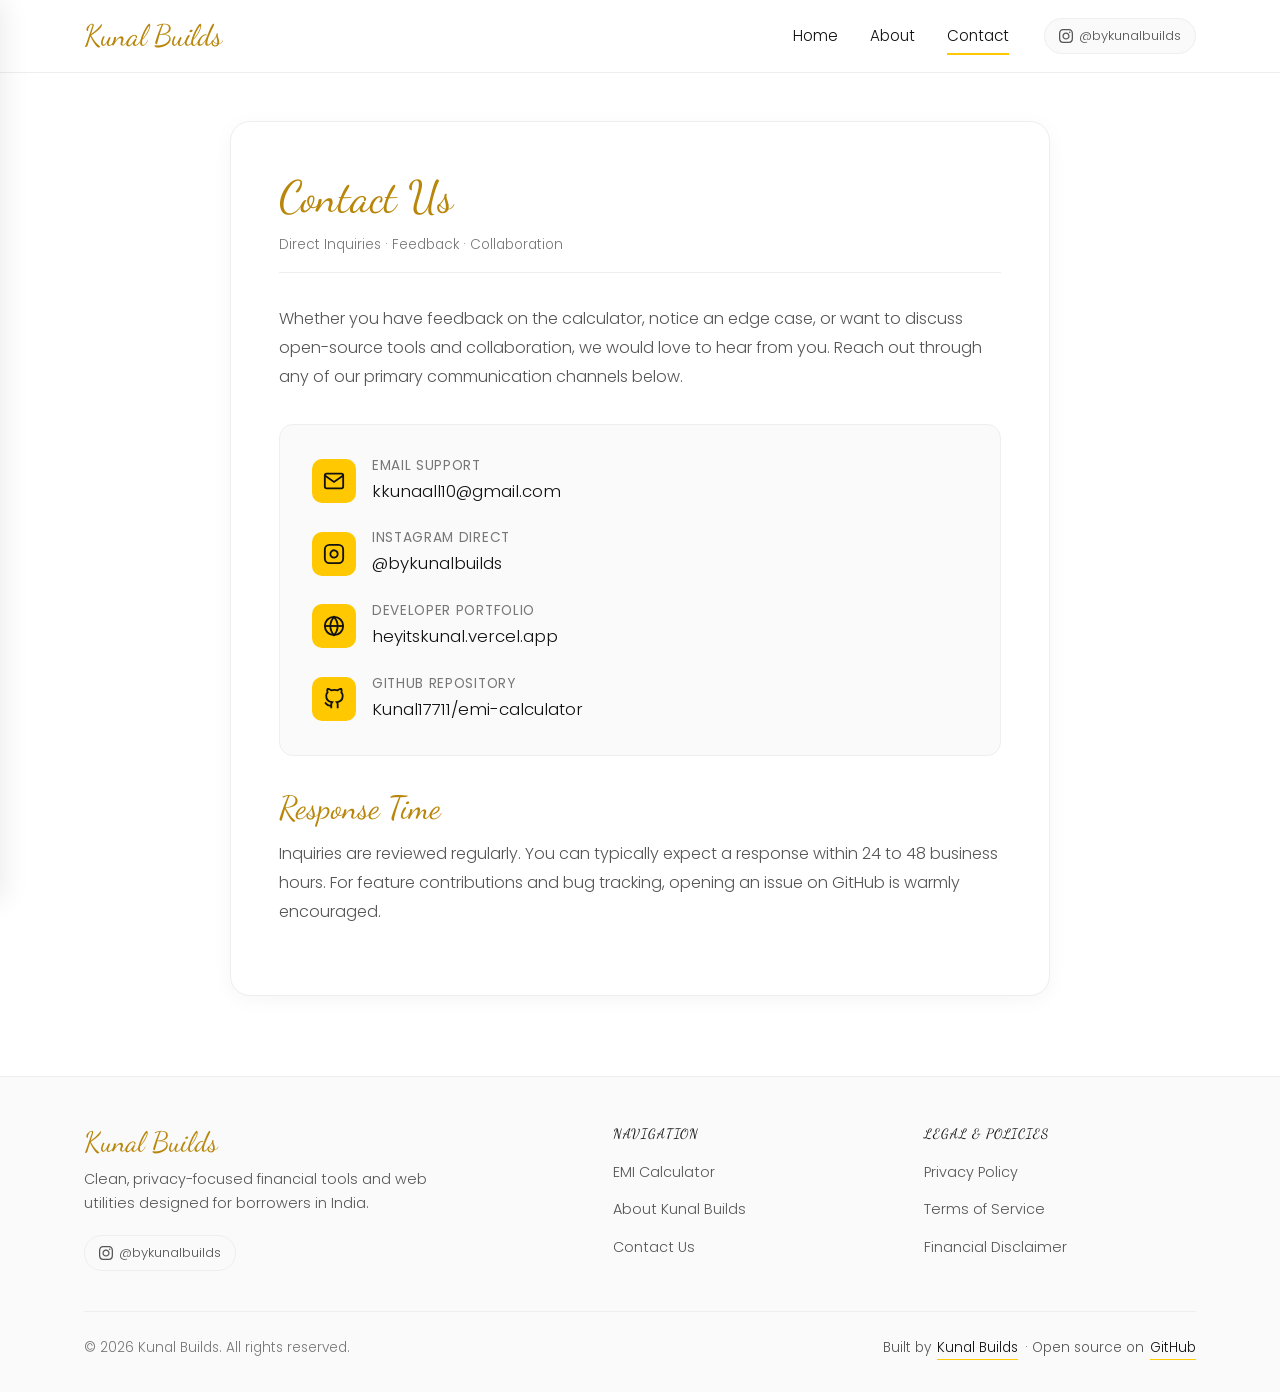
<file: contact.html>
﻿<!DOCTYPE html>
<html lang="en-IN">
<head>
  <meta charset="UTF-8">
  <meta name="viewport" content="width=device-width, initial-scale=1.0">
  <title>Contact Us - Get in Touch with Kunal Builds</title>
  <meta name="description" content="Reach out to Kunal Builds for questions, inquiries, feedback, or collaboration regarding the EMI Calculator web application.">
  <meta name="author" content="Kunal Builds">
  <meta name="robots" content="index, follow">
  <link rel="canonical" href="https://kunal17711.github.io/emi-calculator/contact.html">
  <link rel="alternate" hreflang="en-IN" href="https://kunal17711.github.io/emi-calculator/contact.html">
  <meta name="theme-color" content="#ffffff">

  <!-- Open Graph / Twitter -->
  <meta property="og:type" content="website">
  <meta property="og:url" content="https://kunal17711.github.io/emi-calculator/contact.html">
  <meta property="og:title" content="Contact Us - Get in Touch with Kunal Builds">
  <meta property="og:description" content="Contact Kunal Builds via email or Instagram for questions or suggestions about our financial tools.">
  <meta property="og:image" content="https://kunal17711.github.io/emi-calculator/assets/og-image.png">
  <meta property="og:locale" content="en_IN">
  <meta property="og:site_name" content="Kunal Builds">
  <meta name="twitter:card" content="summary_large_image">
  <meta name="twitter:title" content="Contact Us - Get in Touch with Kunal Builds">
  <meta name="twitter:description" content="Contact Kunal Builds via email or Instagram for questions or suggestions about our financial tools.">
  <meta name="twitter:image" content="https://kunal17711.github.io/emi-calculator/assets/og-image.png">

  <!-- Fonts & Stylesheet -->
  <link rel="icon" type="image/svg+xml" href="favicon.svg">
  <link rel="preconnect" href="https://fonts.googleapis.com">
  <link rel="preconnect" href="https://fonts.gstatic.com" crossorigin>
  <link href="https://fonts.googleapis.com/css2?family=Dancing+Script:wght@400;500;600;700&family=Poppins:wght@300;400&display=swap" rel="stylesheet">
  <link rel="stylesheet" href="css/style.css">

  <!-- Google AdSense -->
  <script async src="https://pagead2.googlesyndication.com/pagead/js/adsbygoogle.js?client=ca-pub-5059610042350132" crossorigin="anonymous"></script>

  <!-- JSON-LD -->
  <script type="application/ld+json">
  {
    "@context": "https://schema.org",
    "@type": "ContactPage",
    "mainEntity": {
      "@type": "Person",
      "name": "Kunal Builds",
      "email": "kkunaall10@gmail.com",
      "url": "https://heyitskunal.vercel.app/",
      "sameAs": [
        "https://instagram.com/bykunalbuilds",
        "https://github.com/Kunal17711/emi-calculator"
      ]
    }
  }
  </script>
</head>
<body>
  <a href="#main-content" class="skip-link">Skip to main content</a>

  <!-- Mobile Drawer Overlay -->
  <div class="drawer-overlay" id="drawerOverlay" aria-hidden="true"></div>

  <!-- Mobile Drawer -->
  <aside class="mobile-drawer" id="mobileDrawer" aria-label="Mobile Navigation Drawer">
    <a href="https://heyitskunal.vercel.app/" target="_blank" rel="noopener" class="drawer-brand">Kunal Builds</a>
    <ul class="drawer-links">
      <li><a href="index.html" class="drawer-link">Home</a></li>
      <li><a href="about.html" class="drawer-link">About</a></li>
      <li><a href="contact.html" class="drawer-link active">Contact</a></li>
      <li><a href="privacy-policy.html" class="drawer-link">Privacy Policy</a></li>
      <li><a href="terms.html" class="drawer-link">Terms of Service</a></li>
      <li><a href="disclaimer.html" class="drawer-link">Financial Disclaimer</a></li>
    </ul>
    <div class="drawer-footer">
      <a href="https://instagram.com/bykunalbuilds" target="_blank" rel="noopener">Instagram: @bykunalbuilds</a>
      <span>Built with vanilla web standards</span>
    </div>
  </aside>

  <!-- Sticky Top Navbar -->
  <header class="site-header">
    <div class="container header-inner">
      <a href="https://heyitskunal.vercel.app/" target="_blank" rel="noopener" class="brand-link" aria-label="Visit Kunal Builds">
        <span class="brand-name">Kunal Builds</span>
      </a>

      <!-- Desktop Navigation -->
      <nav class="desktop-nav" aria-label="Main Navigation">
        <ul class="nav-menu">
          <li><a href="index.html" class="nav-link-item">Home</a></li>
          <li><a href="about.html" class="nav-link-item">About</a></li>
          <li><a href="contact.html" class="nav-link-item active">Contact</a></li>
        </ul>

        <a href="https://instagram.com/bykunalbuilds" target="_blank" rel="noopener" class="nav-author-pill" title="Follow @bykunalbuilds on Instagram">
          <svg viewBox="0 0 24 24" aria-hidden="true"><path d="M12 2.163c3.204 0 3.584.012 4.85.07 3.252.148 4.771 1.691 4.919 4.919.058 1.265.069 1.645.069 4.849 0 3.205-.012 3.584-.069 4.849-.149 3.225-1.664 4.771-4.919 4.919-1.266.058-1.644.07-4.85.07-3.204 0-3.584-.012-4.849-.07-3.26-.149-4.771-1.699-4.919-4.92-.058-1.265-.07-1.644-.07-4.849 0-3.204.013-3.583.07-4.849.149-3.227 1.664-4.771 4.919-4.919 1.266-.057 1.645-.069 4.849-.069zm0-2.163c-3.259 0-3.667.014-4.947.072-4.358.2-6.78 2.618-6.98 6.98-.059 1.281-.073 1.689-.073 4.948 0 3.259.014 3.668.072 4.948.2 4.358 2.618 6.78 6.98 6.98 1.281.058 1.689.072 4.948.072 3.259 0 3.668-.014 4.948-.072 4.354-.2 6.782-2.618 6.979-6.98.059-1.28.073-1.689.073-4.948 0-3.259-.014-3.667-.072-4.947-.196-4.354-2.617-6.78-6.979-6.98-1.281-.059-1.69-.073-4.949-.073zm0 5.838c-3.403 0-6.162 2.759-6.162 6.162s2.759 6.163 6.162 6.163 6.162-2.759 6.162-6.163c0-3.403-2.759-6.162-6.162-6.162zm0 10.162c-2.209 0-4-1.79-4-4 0-2.209 1.791-4 4-4s4 1.791 4 4c0 2.21-1.791 4-4 4zm6.406-11.845c-.796 0-1.441.645-1.441 1.44s.645 1.44 1.441 1.44c.795 0 1.439-.645 1.439-1.44s-.644-1.44-1.439-1.44z"/></svg>
          <span>@bykunalbuilds</span>
        </a>
      </nav>

      <!-- Mobile Hamburger Button -->
      <button type="button" class="mobile-hamburger" id="mobileHamburger" aria-label="Toggle navigation menu" aria-expanded="false" aria-controls="mobileDrawer">
        <span class="hamburger-line"></span>
        <span class="hamburger-line"></span>
        <span class="hamburger-line"></span>
      </button>
    </div>
  </header>

  <main id="main-content" class="container page-container">
    <article class="page-card fade-up">
      <h1>Contact Us</h1>
      <div class="page-meta">Direct Inquiries &middot; Feedback &middot; Collaboration</div>

      <p>
        Whether you have feedback on the calculator, notice an edge case, or want to discuss open-source tools and collaboration, we would love to hear from you. Reach out through any of our primary communication channels below.
      </p>

      <div class="contact-box">
        <!-- Direct Email -->
        <div class="contact-item">
          <div class="contact-icon" aria-hidden="true">
            <svg viewBox="0 0 24 24" fill="none" stroke="currentColor" stroke-width="2"><path d="M4 4h16c1.1 0 2 .9 2 2v12c0 1.1-.9 2-2 2H4c-1.1 0-2-.9-2-2V6c0-1.1.9-2 2-2z"/><polyline points="22,6 12,13 2,6"/></svg>
          </div>
          <div class="contact-details">
            <h4>Email Support</h4>
            <a href="mailto:kkunaall10@gmail.com">kkunaall10@gmail.com</a>
          </div>
        </div>

        <!-- Instagram -->
        <div class="contact-item">
          <div class="contact-icon" aria-hidden="true">
            <svg viewBox="0 0 24 24" fill="none" stroke="currentColor" stroke-width="2"><rect x="2" y="2" width="20" height="20" rx="5" ry="5"/><path d="M16 11.37A4 4 0 1 1 12.63 8 4 4 0 0 1 16 11.37z"/><line x1="17.5" y1="6.5" x2="17.51" y2="6.5"/></svg>
          </div>
          <div class="contact-details">
            <h4>Instagram Direct</h4>
            <a href="https://instagram.com/bykunalbuilds" target="_blank" rel="noopener">@bykunalbuilds</a>
          </div>
        </div>

        <!-- Portfolio Link -->
        <div class="contact-item">
          <div class="contact-icon" aria-hidden="true">
            <svg viewBox="0 0 24 24" fill="none" stroke="currentColor" stroke-width="2"><circle cx="12" cy="12" r="10"/><line x1="2" y1="12" x2="22" y2="12"/><path d="M12 2a15.3 15.3 0 0 1 4 10 15.3 15.3 0 0 1-4 10 15.3 15.3 0 0 1-4-10 15.3 15.3 0 0 1 4-10z"/></svg>
          </div>
          <div class="contact-details">
            <h4>Developer Portfolio</h4>
            <a href="https://heyitskunal.vercel.app/" target="_blank" rel="noopener">heyitskunal.vercel.app</a>
          </div>
        </div>

        <!-- GitHub Repo -->
        <div class="contact-item">
          <div class="contact-icon" aria-hidden="true">
            <svg viewBox="0 0 24 24" fill="none" stroke="currentColor" stroke-width="2"><path d="M9 19c-5 1.5-5-2.5-7-3m14 6v-3.87a3.37 3.37 0 0 0-.94-2.61c3.14-.35 6.44-1.54 6.44-7A5.44 5.44 0 0 0 20 4.77 5.07 5.07 0 0 0 19.91 1S18.73.65 16 2.48a13.38 13.38 0 0 0-7 0C6.27.65 5.09 1 5.09 1A5.07 5.07 0 0 0 5 4.77a5.44 5.44 0 0 0-1.5 3.78c0 5.42 3.3 6.61 6.44 7A3.37 3.37 0 0 0 9 18.13V22"/></svg>
          </div>
          <div class="contact-details">
            <h4>GitHub Repository</h4>
            <a href="https://github.com/Kunal17711/emi-calculator" target="_blank" rel="noopener">Kunal17711/emi-calculator</a>
          </div>
        </div>
      </div>

      <h2>Response Time</h2>
      <p>
        Inquiries are reviewed regularly. You can typically expect a response within 24 to 48 business hours. For feature contributions and bug tracking, opening an issue on GitHub is warmly encouraged.
      </p>
    </article>
  </main>

  <!-- Site Footer -->
  <footer class="site-footer">
    <div class="container">
      <div class="footer-grid">
        <div class="footer-brand">
          <h3>Kunal Builds</h3>
          <p>Clean, privacy-focused financial tools and web utilities designed for borrowers in India.</p>
          <a href="https://instagram.com/bykunalbuilds" target="_blank" rel="noopener" class="nav-author-pill" title="Follow @bykunalbuilds on Instagram">
            <svg viewBox="0 0 24 24" aria-hidden="true"><path d="M12 2.163c3.204 0 3.584.012 4.85.07 3.252.148 4.771 1.691 4.919 4.919.058 1.265.069 1.645.069 4.849 0 3.205-.012 3.584-.069 4.849-.149 3.225-1.664 4.771-4.919 4.919-1.266.058-1.644.07-4.85.07-3.204 0-3.584-.012-4.849-.07-3.26-.149-4.771-1.699-4.919-4.92-.058-1.265-.07-1.644-.07-4.849 0-3.204.013-3.583.07-4.849.149-3.227 1.664-4.771 4.919-4.919 1.266-.057 1.645-.069 4.849-.069zm0-2.163c-3.259 0-3.667.014-4.947.072-4.358.2-6.78 2.618-6.98 6.98-.059 1.281-.073 1.689-.073 4.948 0 3.259.014 3.668.072 4.948.2 4.358 2.618 6.78 6.98 6.98 1.281.058 1.689.072 4.948.072 3.259 0 3.668-.014 4.948-.072 4.354-.2 6.782-2.618 6.979-6.98.059-1.28.073-1.689.073-4.948 0-3.259-.014-3.667-.072-4.947-.196-4.354-2.617-6.78-6.979-6.98-1.281-.059-1.69-.073-4.949-.073zm0 5.838c-3.403 0-6.162 2.759-6.162 6.162s2.759 6.163 6.162 6.163 6.162-2.759 6.162-6.163c0-3.403-2.759-6.162-6.162-6.162zm0 10.162c-2.209 0-4-1.79-4-4 0-2.209 1.791-4 4-4s4 1.791 4 4c0 2.21-1.791 4-4 4zm6.406-11.845c-.796 0-1.441.645-1.441 1.44s.645 1.44 1.441 1.44c.795 0 1.439-.645 1.439-1.44s-.644-1.44-1.439-1.44z"/></svg>
            <span>@bykunalbuilds</span>
          </a>
        </div>

        <div>
          <h4 class="footer-title">Navigation</h4>
          <ul class="footer-links">
            <li><a href="index.html">EMI Calculator</a></li>
            <li><a href="about.html">About Kunal Builds</a></li>
            <li><a href="contact.html">Contact Us</a></li>
          </ul>
        </div>

        <div>
          <h4 class="footer-title">Legal &amp; Policies</h4>
          <ul class="footer-links">
            <li><a href="privacy-policy.html">Privacy Policy</a></li>
            <li><a href="terms.html">Terms of Service</a></li>
            <li><a href="disclaimer.html">Financial Disclaimer</a></li>
          </ul>
        </div>
      </div>

      <div class="footer-bottom">
        <div class="footer-copyright">
          &copy; 2026 Kunal Builds. All rights reserved.
        </div>
        <div class="footer-built-by">
          Built by <a href="https://heyitskunal.vercel.app/" target="_blank" rel="noopener">Kunal Builds</a> &middot; Open source on <a href="https://github.com/Kunal17711/emi-calculator" target="_blank" rel="noopener">GitHub</a>
        </div>
      </div>
    </div>
  </footer>

  <script src="js/calculator.js" defer></script>
</body>
</html>
</file>
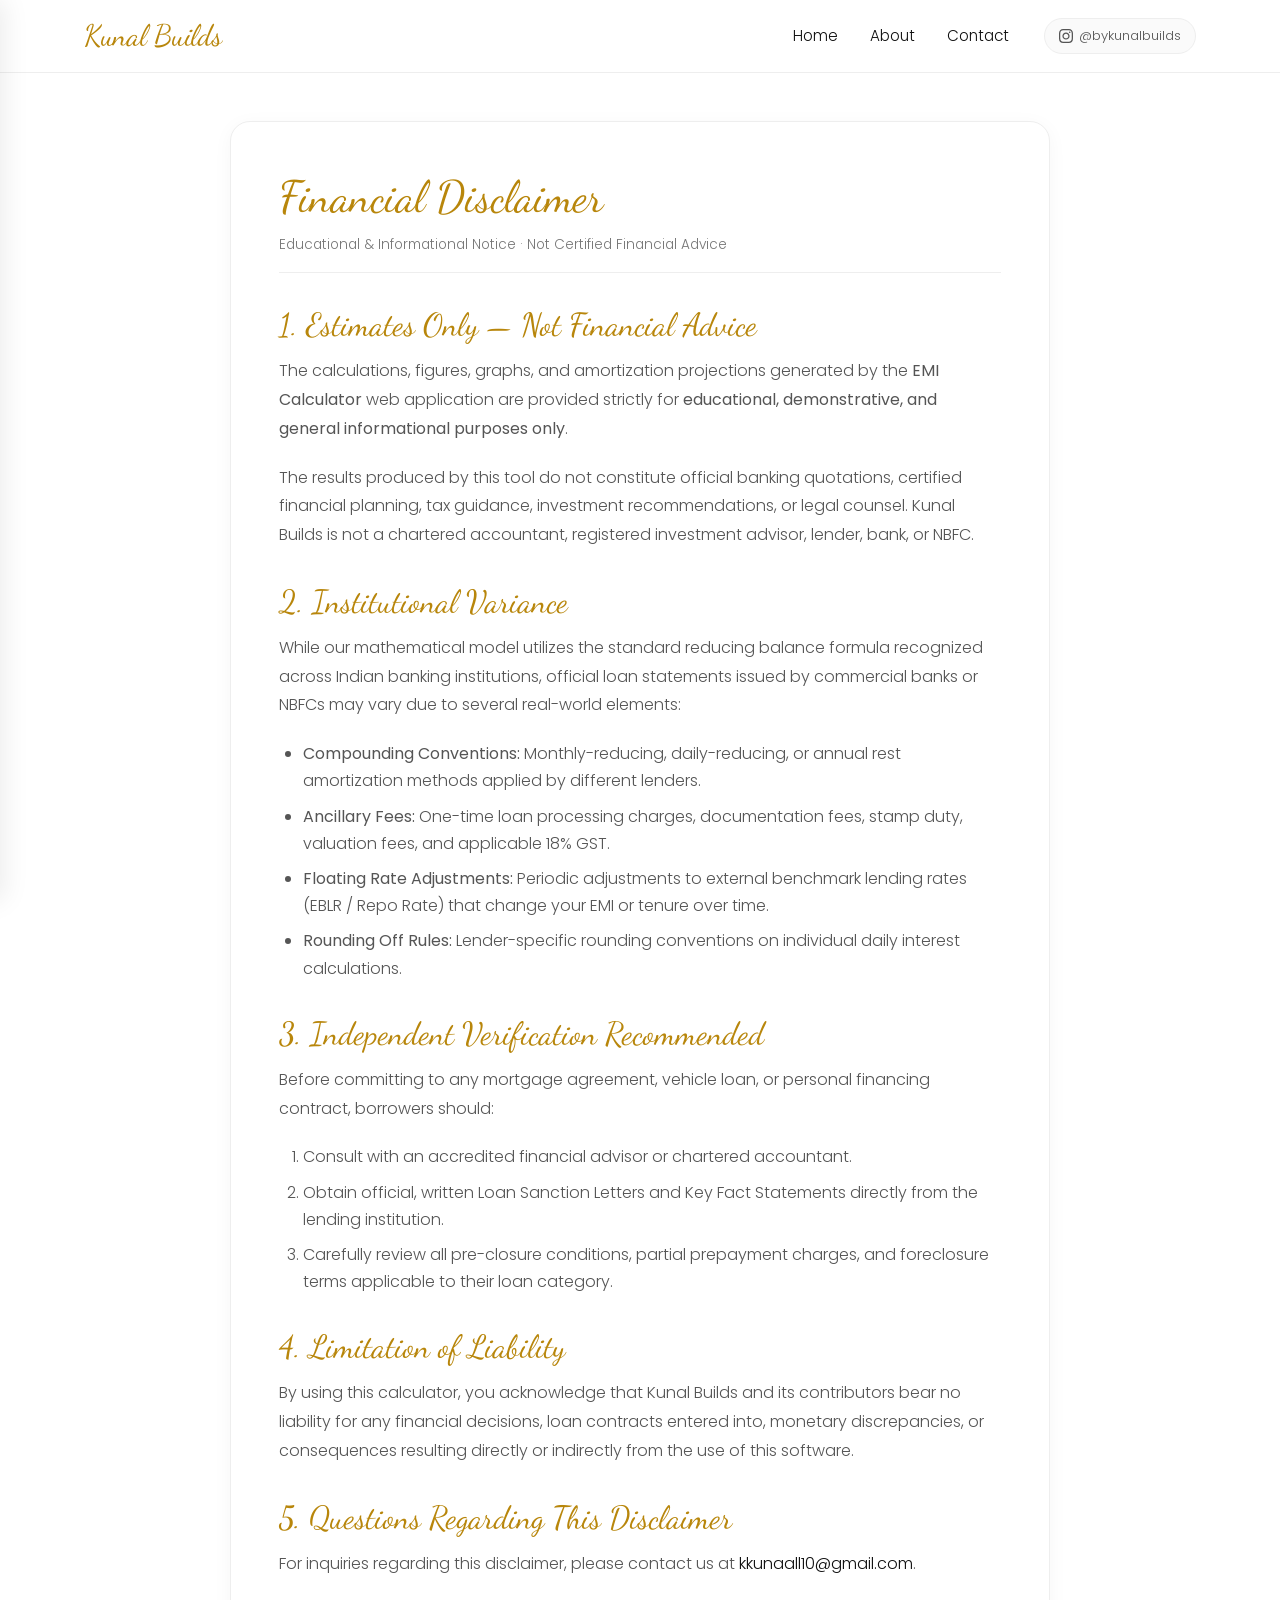
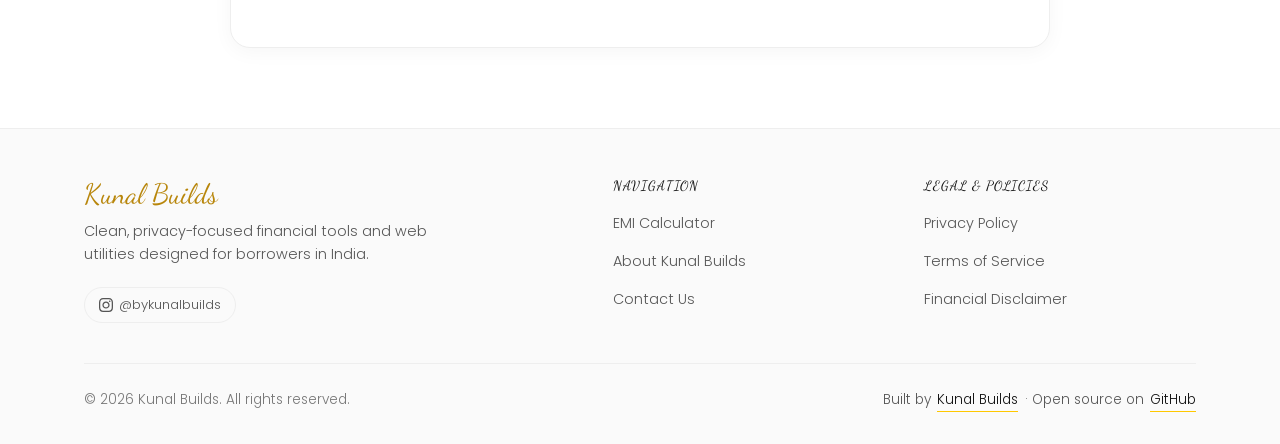
<file: disclaimer.html>
﻿<!DOCTYPE html>
<html lang="en-IN">
<head>
  <meta charset="UTF-8">
  <meta name="viewport" content="width=device-width, initial-scale=1.0">
  <title>Financial Disclaimer - EMI Calculator by Kunal Builds</title>
  <meta name="description" content="Important disclosure: EMI calculations are mathematical estimates for demonstrative purposes and do not constitute formal financial advice.">
  <meta name="author" content="Kunal Builds">
  <meta name="robots" content="index, follow">
  <link rel="canonical" href="https://kunal17711.github.io/emi-calculator/disclaimer.html">
  <link rel="alternate" hreflang="en-IN" href="https://kunal17711.github.io/emi-calculator/disclaimer.html">
  <meta name="theme-color" content="#ffffff">

  <!-- Open Graph / Twitter -->
  <meta property="og:type" content="website">
  <meta property="og:url" content="https://kunal17711.github.io/emi-calculator/disclaimer.html">
  <meta property="og:title" content="Financial Disclaimer - EMI Calculator by Kunal Builds">
  <meta property="og:description" content="Full disclosure that loan calculations are informational estimates and do not constitute financial advice.">
  <meta property="og:image" content="https://kunal17711.github.io/emi-calculator/assets/og-image.png">
  <meta property="og:locale" content="en_IN">
  <meta property="og:site_name" content="Kunal Builds">
  <meta name="twitter:card" content="summary_large_image">
  <meta name="twitter:title" content="Financial Disclaimer - EMI Calculator by Kunal Builds">
  <meta name="twitter:description" content="Full disclosure that loan calculations are informational estimates and do not constitute financial advice.">
  <meta name="twitter:image" content="https://kunal17711.github.io/emi-calculator/assets/og-image.png">

  <!-- Fonts & Stylesheet -->
  <link rel="icon" type="image/svg+xml" href="favicon.svg">
  <link rel="preconnect" href="https://fonts.googleapis.com">
  <link rel="preconnect" href="https://fonts.gstatic.com" crossorigin>
  <link href="https://fonts.googleapis.com/css2?family=Dancing+Script:wght@400;500;600;700&family=Poppins:wght@300;400&display=swap" rel="stylesheet">
  <link rel="stylesheet" href="css/style.css">

  <!-- Google AdSense -->
  <script async src="https://pagead2.googlesyndication.com/pagead/js/adsbygoogle.js?client=ca-pub-5059610042350132" crossorigin="anonymous"></script>

  <!-- JSON-LD -->
  <script type="application/ld+json">
  {
    "@context": "https://schema.org",
    "@type": "WebPage",
    "name": "Financial Disclaimer",
    "url": "https://kunal17711.github.io/emi-calculator/disclaimer.html"
  }
  </script>
</head>
<body>
  <a href="#main-content" class="skip-link">Skip to main content</a>

  <!-- Mobile Drawer Overlay -->
  <div class="drawer-overlay" id="drawerOverlay" aria-hidden="true"></div>

  <!-- Mobile Drawer -->
  <aside class="mobile-drawer" id="mobileDrawer" aria-label="Mobile Navigation Drawer">
    <a href="https://heyitskunal.vercel.app/" target="_blank" rel="noopener" class="drawer-brand">Kunal Builds</a>
    <ul class="drawer-links">
      <li><a href="index.html" class="drawer-link">Home</a></li>
      <li><a href="about.html" class="drawer-link">About</a></li>
      <li><a href="contact.html" class="drawer-link">Contact</a></li>
      <li><a href="privacy-policy.html" class="drawer-link">Privacy Policy</a></li>
      <li><a href="terms.html" class="drawer-link">Terms of Service</a></li>
      <li><a href="disclaimer.html" class="drawer-link active">Financial Disclaimer</a></li>
    </ul>
    <div class="drawer-footer">
      <a href="https://instagram.com/bykunalbuilds" target="_blank" rel="noopener">Instagram: @bykunalbuilds</a>
      <span>Built with vanilla web standards</span>
    </div>
  </aside>

  <!-- Sticky Top Navbar -->
  <header class="site-header">
    <div class="container header-inner">
      <a href="https://heyitskunal.vercel.app/" target="_blank" rel="noopener" class="brand-link" aria-label="Visit Kunal Builds">
        <span class="brand-name">Kunal Builds</span>
      </a>

      <!-- Desktop Navigation -->
      <nav class="desktop-nav" aria-label="Main Navigation">
        <ul class="nav-menu">
          <li><a href="index.html" class="nav-link-item">Home</a></li>
          <li><a href="about.html" class="nav-link-item">About</a></li>
          <li><a href="contact.html" class="nav-link-item">Contact</a></li>
        </ul>

        <a href="https://instagram.com/bykunalbuilds" target="_blank" rel="noopener" class="nav-author-pill" title="Follow @bykunalbuilds on Instagram">
          <svg viewBox="0 0 24 24" aria-hidden="true"><path d="M12 2.163c3.204 0 3.584.012 4.85.07 3.252.148 4.771 1.691 4.919 4.919.058 1.265.069 1.645.069 4.849 0 3.205-.012 3.584-.069 4.849-.149 3.225-1.664 4.771-4.919 4.919-1.266.058-1.644.07-4.85.07-3.204 0-3.584-.012-4.849-.07-3.26-.149-4.771-1.699-4.919-4.92-.058-1.265-.07-1.644-.07-4.849 0-3.204.013-3.583.07-4.849.149-3.227 1.664-4.771 4.919-4.919 1.266-.057 1.645-.069 4.849-.069zm0-2.163c-3.259 0-3.667.014-4.947.072-4.358.2-6.78 2.618-6.98 6.98-.059 1.281-.073 1.689-.073 4.948 0 3.259.014 3.668.072 4.948.2 4.358 2.618 6.78 6.98 6.98 1.281.058 1.689.072 4.948.072 3.259 0 3.668-.014 4.948-.072 4.354-.2 6.782-2.618 6.979-6.98.059-1.28.073-1.689.073-4.948 0-3.259-.014-3.667-.072-4.947-.196-4.354-2.617-6.78-6.979-6.98-1.281-.059-1.69-.073-4.949-.073zm0 5.838c-3.403 0-6.162 2.759-6.162 6.162s2.759 6.163 6.162 6.163 6.162-2.759 6.162-6.163c0-3.403-2.759-6.162-6.162-6.162zm0 10.162c-2.209 0-4-1.79-4-4 0-2.209 1.791-4 4-4s4 1.791 4 4c0 2.21-1.791 4-4 4zm6.406-11.845c-.796 0-1.441.645-1.441 1.44s.645 1.44 1.441 1.44c.795 0 1.439-.645 1.439-1.44s-.644-1.44-1.439-1.44z"/></svg>
          <span>@bykunalbuilds</span>
        </a>
      </nav>

      <!-- Mobile Hamburger Button -->
      <button type="button" class="mobile-hamburger" id="mobileHamburger" aria-label="Toggle navigation menu" aria-expanded="false" aria-controls="mobileDrawer">
        <span class="hamburger-line"></span>
        <span class="hamburger-line"></span>
        <span class="hamburger-line"></span>
      </button>
    </div>
  </header>

  <main id="main-content" class="container page-container">
    <article class="page-card fade-up">
      <h1>Financial Disclaimer</h1>
      <div class="page-meta">Educational &amp; Informational Notice &middot; Not Certified Financial Advice</div>

      <h2>1. Estimates Only &mdash; Not Financial Advice</h2>
      <p>
        The calculations, figures, graphs, and amortization projections generated by the <strong>EMI Calculator</strong> web application are provided strictly for <strong>educational, demonstrative, and general informational purposes only</strong>.
      </p>
      <p>
        The results produced by this tool do not constitute official banking quotations, certified financial planning, tax guidance, investment recommendations, or legal counsel. Kunal Builds is not a chartered accountant, registered investment advisor, lender, bank, or NBFC.
      </p>

      <h2>2. Institutional Variance</h2>
      <p>
        While our mathematical model utilizes the standard reducing balance formula recognized across Indian banking institutions, official loan statements issued by commercial banks or NBFCs may vary due to several real-world elements:
      </p>
      <ul>
        <li><strong>Compounding Conventions:</strong> Monthly-reducing, daily-reducing, or annual rest amortization methods applied by different lenders.</li>
        <li><strong>Ancillary Fees:</strong> One-time loan processing charges, documentation fees, stamp duty, valuation fees, and applicable 18% GST.</li>
        <li><strong>Floating Rate Adjustments:</strong> Periodic adjustments to external benchmark lending rates (EBLR / Repo Rate) that change your EMI or tenure over time.</li>
        <li><strong>Rounding Off Rules:</strong> Lender-specific rounding conventions on individual daily interest calculations.</li>
      </ul>

      <h2>3. Independent Verification Recommended</h2>
      <p>
        Before committing to any mortgage agreement, vehicle loan, or personal financing contract, borrowers should:
      </p>
      <ol>
        <li>Consult with an accredited financial advisor or chartered accountant.</li>
        <li>Obtain official, written Loan Sanction Letters and Key Fact Statements directly from the lending institution.</li>
        <li>Carefully review all pre-closure conditions, partial prepayment charges, and foreclosure terms applicable to their loan category.</li>
      </ol>

      <h2>4. Limitation of Liability</h2>
      <p>
        By using this calculator, you acknowledge that Kunal Builds and its contributors bear no liability for any financial decisions, loan contracts entered into, monetary discrepancies, or consequences resulting directly or indirectly from the use of this software.
      </p>

      <h2>5. Questions Regarding This Disclaimer</h2>
      <p>
        For inquiries regarding this disclaimer, please contact us at <a href="mailto:kkunaall10@gmail.com">kkunaall10@gmail.com</a>.
      </p>
    </article>
  </main>

  <!-- Site Footer -->
  <footer class="site-footer">
    <div class="container">
      <div class="footer-grid">
        <div class="footer-brand">
          <h3>Kunal Builds</h3>
          <p>Clean, privacy-focused financial tools and web utilities designed for borrowers in India.</p>
          <a href="https://instagram.com/bykunalbuilds" target="_blank" rel="noopener" class="nav-author-pill" title="Follow @bykunalbuilds on Instagram">
            <svg viewBox="0 0 24 24" aria-hidden="true"><path d="M12 2.163c3.204 0 3.584.012 4.85.07 3.252.148 4.771 1.691 4.919 4.919.058 1.265.069 1.645.069 4.849 0 3.205-.012 3.584-.069 4.849-.149 3.225-1.664 4.771-4.919 4.919-1.266.058-1.644.07-4.85.07-3.204 0-3.584-.012-4.849-.07-3.26-.149-4.771-1.699-4.919-4.92-.058-1.265-.07-1.644-.07-4.849 0-3.204.013-3.583.07-4.849.149-3.227 1.664-4.771 4.919-4.919 1.266-.057 1.645-.069 4.849-.069zm0-2.163c-3.259 0-3.667.014-4.947.072-4.358.2-6.78 2.618-6.98 6.98-.059 1.281-.073 1.689-.073 4.948 0 3.259.014 3.668.072 4.948.2 4.358 2.618 6.78 6.98 6.98 1.281.058 1.689.072 4.948.072 3.259 0 3.668-.014 4.948-.072 4.354-.2 6.782-2.618 6.979-6.98.059-1.28.073-1.689.073-4.948 0-3.259-.014-3.667-.072-4.947-.196-4.354-2.617-6.78-6.979-6.98-1.281-.059-1.69-.073-4.949-.073zm0 5.838c-3.403 0-6.162 2.759-6.162 6.162s2.759 6.163 6.162 6.163 6.162-2.759 6.162-6.163c0-3.403-2.759-6.162-6.162-6.162zm0 10.162c-2.209 0-4-1.79-4-4 0-2.209 1.791-4 4-4s4 1.791 4 4c0 2.21-1.791 4-4 4zm6.406-11.845c-.796 0-1.441.645-1.441 1.44s.645 1.44 1.441 1.44c.795 0 1.439-.645 1.439-1.44s-.644-1.44-1.439-1.44z"/></svg>
          <span>@bykunalbuilds</span>
        </a>
      </div>

        <div>
          <h4 class="footer-title">Navigation</h4>
          <ul class="footer-links">
            <li><a href="index.html">EMI Calculator</a></li>
            <li><a href="about.html">About Kunal Builds</a></li>
            <li><a href="contact.html">Contact Us</a></li>
          </ul>
        </div>

        <div>
          <h4 class="footer-title">Legal &amp; Policies</h4>
          <ul class="footer-links">
            <li><a href="privacy-policy.html">Privacy Policy</a></li>
            <li><a href="terms.html">Terms of Service</a></li>
            <li><a href="disclaimer.html">Financial Disclaimer</a></li>
          </ul>
        </div>
      </div>

      <div class="footer-bottom">
        <div class="footer-copyright">
          &copy; 2026 Kunal Builds. All rights reserved.
        </div>
        <div class="footer-built-by">
          Built by <a href="https://heyitskunal.vercel.app/" target="_blank" rel="noopener">Kunal Builds</a> &middot; Open source on <a href="https://github.com/Kunal17711/emi-calculator" target="_blank" rel="noopener">GitHub</a>
        </div>
      </div>
    </div>
  </footer>

  <script src="js/calculator.js" defer></script>
</body>
</html>
</file>
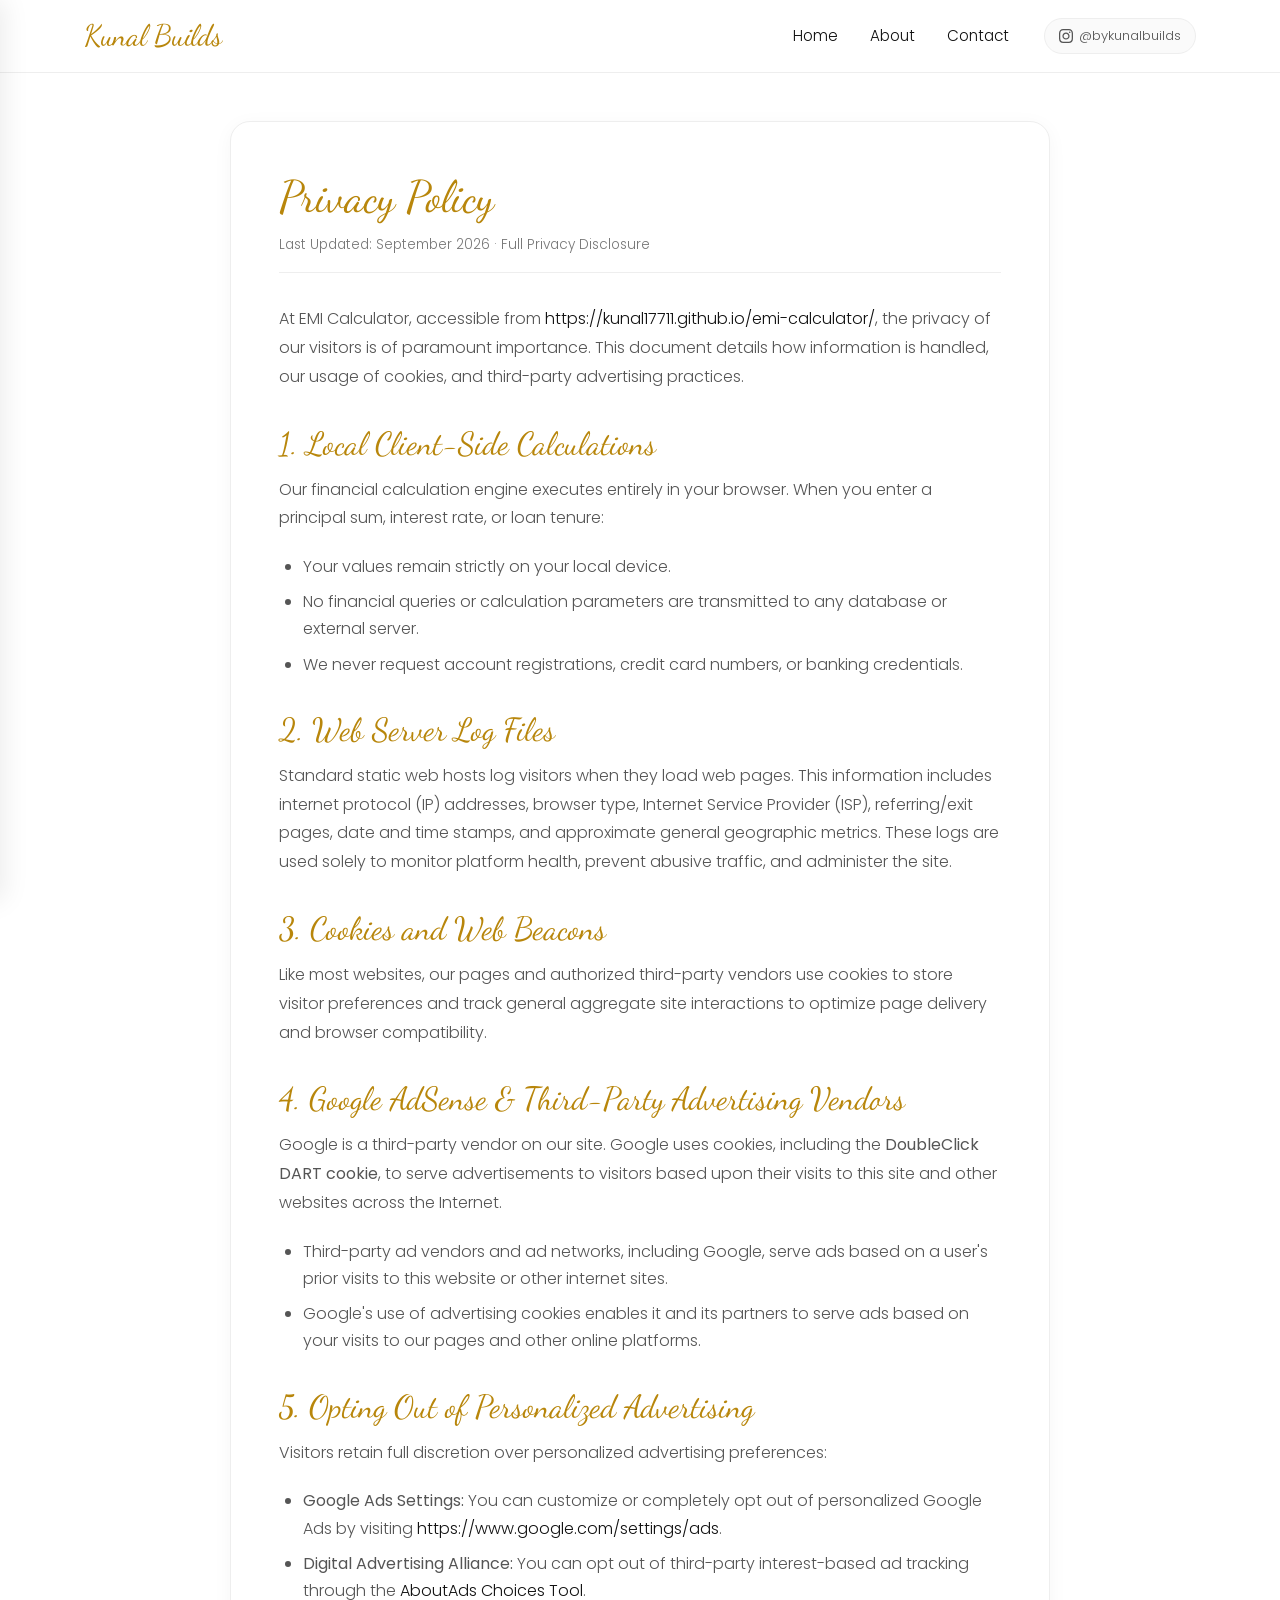
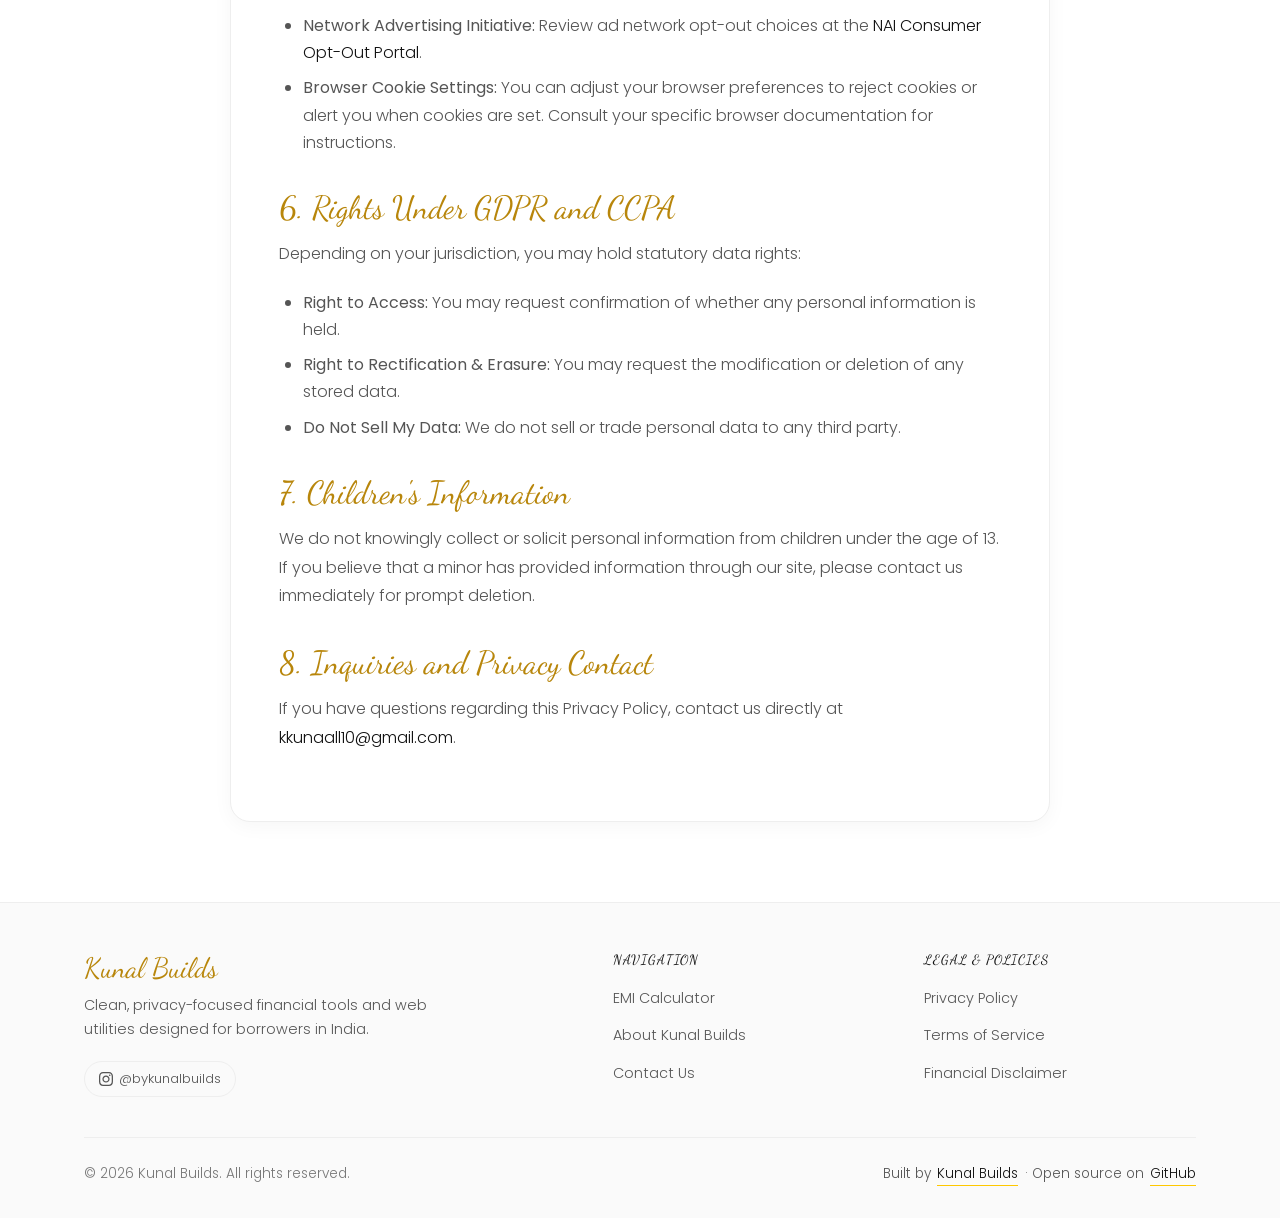
<file: privacy-policy.html>
﻿<!DOCTYPE html>
<html lang="en-IN">
<head>
  <meta charset="UTF-8">
  <meta name="viewport" content="width=device-width, initial-scale=1.0">
  <title>Privacy Policy - EMI Calculator by Kunal Builds</title>
  <meta name="description" content="Transparent privacy policy covering Google AdSense, cookies, third-party ad vendors, and how to opt out of personalized advertisements.">
  <meta name="author" content="Kunal Builds">
  <meta name="robots" content="index, follow">
  <link rel="canonical" href="https://kunal17711.github.io/emi-calculator/privacy-policy.html">
  <link rel="alternate" hreflang="en-IN" href="https://kunal17711.github.io/emi-calculator/privacy-policy.html">
  <meta name="theme-color" content="#ffffff">

  <!-- Open Graph / Twitter -->
  <meta property="og:type" content="website">
  <meta property="og:url" content="https://kunal17711.github.io/emi-calculator/privacy-policy.html">
  <meta property="og:title" content="Privacy Policy - EMI Calculator by Kunal Builds">
  <meta property="og:description" content="Our commitment to user privacy, detailing cookies, Google AdSense integration, and opt-out mechanisms.">
  <meta property="og:image" content="https://kunal17711.github.io/emi-calculator/assets/og-image.png">
  <meta property="og:locale" content="en_IN">
  <meta property="og:site_name" content="Kunal Builds">
  <meta name="twitter:card" content="summary_large_image">
  <meta name="twitter:title" content="Privacy Policy - EMI Calculator by Kunal Builds">
  <meta name="twitter:description" content="Our commitment to user privacy, detailing cookies, Google AdSense integration, and opt-out mechanisms.">
  <meta name="twitter:image" content="https://kunal17711.github.io/emi-calculator/assets/og-image.png">

  <!-- Fonts & Stylesheet -->
  <link rel="icon" type="image/svg+xml" href="favicon.svg">
  <link rel="preconnect" href="https://fonts.googleapis.com">
  <link rel="preconnect" href="https://fonts.gstatic.com" crossorigin>
  <link href="https://fonts.googleapis.com/css2?family=Dancing+Script:wght@400;500;600;700&family=Poppins:wght@300;400&display=swap" rel="stylesheet">
  <link rel="stylesheet" href="css/style.css">

  <!-- Google AdSense -->
  <script async src="https://pagead2.googlesyndication.com/pagead/js/adsbygoogle.js?client=ca-pub-5059610042350132" crossorigin="anonymous"></script>

  <!-- JSON-LD -->
  <script type="application/ld+json">
  {
    "@context": "https://schema.org",
    "@type": "WebPage",
    "name": "Privacy Policy",
    "url": "https://kunal17711.github.io/emi-calculator/privacy-policy.html"
  }
  </script>
</head>
<body>
  <a href="#main-content" class="skip-link">Skip to main content</a>

  <!-- Mobile Drawer Overlay -->
  <div class="drawer-overlay" id="drawerOverlay" aria-hidden="true"></div>

  <!-- Mobile Drawer -->
  <aside class="mobile-drawer" id="mobileDrawer" aria-label="Mobile Navigation Drawer">
    <a href="https://heyitskunal.vercel.app/" target="_blank" rel="noopener" class="drawer-brand">Kunal Builds</a>
    <ul class="drawer-links">
      <li><a href="index.html" class="drawer-link">Home</a></li>
      <li><a href="about.html" class="drawer-link">About</a></li>
      <li><a href="contact.html" class="drawer-link">Contact</a></li>
      <li><a href="privacy-policy.html" class="drawer-link active">Privacy Policy</a></li>
      <li><a href="terms.html" class="drawer-link">Terms of Service</a></li>
      <li><a href="disclaimer.html" class="drawer-link">Financial Disclaimer</a></li>
    </ul>
    <div class="drawer-footer">
      <a href="https://instagram.com/bykunalbuilds" target="_blank" rel="noopener">Instagram: @bykunalbuilds</a>
      <span>Built with vanilla web standards</span>
    </div>
  </aside>

  <!-- Sticky Top Navbar -->
  <header class="site-header">
    <div class="container header-inner">
      <a href="https://heyitskunal.vercel.app/" target="_blank" rel="noopener" class="brand-link" aria-label="Visit Kunal Builds">
        <span class="brand-name">Kunal Builds</span>
      </a>

      <!-- Desktop Navigation -->
      <nav class="desktop-nav" aria-label="Main Navigation">
        <ul class="nav-menu">
          <li><a href="index.html" class="nav-link-item">Home</a></li>
          <li><a href="about.html" class="nav-link-item">About</a></li>
          <li><a href="contact.html" class="nav-link-item">Contact</a></li>
        </ul>

        <a href="https://instagram.com/bykunalbuilds" target="_blank" rel="noopener" class="nav-author-pill" title="Follow @bykunalbuilds on Instagram">
          <svg viewBox="0 0 24 24" aria-hidden="true"><path d="M12 2.163c3.204 0 3.584.012 4.85.07 3.252.148 4.771 1.691 4.919 4.919.058 1.265.069 1.645.069 4.849 0 3.205-.012 3.584-.069 4.849-.149 3.225-1.664 4.771-4.919 4.919-1.266.058-1.644.07-4.85.07-3.204 0-3.584-.012-4.849-.07-3.26-.149-4.771-1.699-4.919-4.92-.058-1.265-.07-1.644-.07-4.849 0-3.204.013-3.583.07-4.849.149-3.227 1.664-4.771 4.919-4.919 1.266-.057 1.645-.069 4.849-.069zm0-2.163c-3.259 0-3.667.014-4.947.072-4.358.2-6.78 2.618-6.98 6.98-.059 1.281-.073 1.689-.073 4.948 0 3.259.014 3.668.072 4.948.2 4.358 2.618 6.78 6.98 6.98 1.281.058 1.689.072 4.948.072 3.259 0 3.668-.014 4.948-.072 4.354-.2 6.782-2.618 6.979-6.98.059-1.28.073-1.689.073-4.948 0-3.259-.014-3.667-.072-4.947-.196-4.354-2.617-6.78-6.979-6.98-1.281-.059-1.69-.073-4.949-.073zm0 5.838c-3.403 0-6.162 2.759-6.162 6.162s2.759 6.163 6.162 6.163 6.162-2.759 6.162-6.163c0-3.403-2.759-6.162-6.162-6.162zm0 10.162c-2.209 0-4-1.79-4-4 0-2.209 1.791-4 4-4s4 1.791 4 4c0 2.21-1.791 4-4 4zm6.406-11.845c-.796 0-1.441.645-1.441 1.44s.645 1.44 1.441 1.44c.795 0 1.439-.645 1.439-1.44s-.644-1.44-1.439-1.44z"/></svg>
          <span>@bykunalbuilds</span>
        </a>
      </nav>

      <!-- Mobile Hamburger Button -->
      <button type="button" class="mobile-hamburger" id="mobileHamburger" aria-label="Toggle navigation menu" aria-expanded="false" aria-controls="mobileDrawer">
        <span class="hamburger-line"></span>
        <span class="hamburger-line"></span>
        <span class="hamburger-line"></span>
      </button>
    </div>
  </header>

  <main id="main-content" class="container page-container">
    <article class="page-card fade-up">
      <h1>Privacy Policy</h1>
      <div class="page-meta">Last Updated: September 2026 &middot; Full Privacy Disclosure</div>

      <p>
        At EMI Calculator, accessible from <a href="https://kunal17711.github.io/emi-calculator/">https://kunal17711.github.io/emi-calculator/</a>, the privacy of our visitors is of paramount importance. This document details how information is handled, our usage of cookies, and third-party advertising practices.
      </p>

      <h2>1. Local Client-Side Calculations</h2>
      <p>
        Our financial calculation engine executes entirely in your browser. When you enter a principal sum, interest rate, or loan tenure:
      </p>
      <ul>
        <li>Your values remain strictly on your local device.</li>
        <li>No financial queries or calculation parameters are transmitted to any database or external server.</li>
        <li>We never request account registrations, credit card numbers, or banking credentials.</li>
      </ul>

      <h2>2. Web Server Log Files</h2>
      <p>
        Standard static web hosts log visitors when they load web pages. This information includes internet protocol (IP) addresses, browser type, Internet Service Provider (ISP), referring/exit pages, date and time stamps, and approximate general geographic metrics. These logs are used solely to monitor platform health, prevent abusive traffic, and administer the site.
      </p>

      <h2>3. Cookies and Web Beacons</h2>
      <p>
        Like most websites, our pages and authorized third-party vendors use cookies to store visitor preferences and track general aggregate site interactions to optimize page delivery and browser compatibility.
      </p>

      <h2>4. Google AdSense &amp; Third-Party Advertising Vendors</h2>
      <p>
        Google is a third-party vendor on our site. Google uses cookies, including the <strong>DoubleClick DART cookie</strong>, to serve advertisements to visitors based upon their visits to this site and other websites across the Internet.
      </p>
      <ul>
        <li>Third-party ad vendors and ad networks, including Google, serve ads based on a user's prior visits to this website or other internet sites.</li>
        <li>Google's use of advertising cookies enables it and its partners to serve ads based on your visits to our pages and other online platforms.</li>
      </ul>

      <h2>5. Opting Out of Personalized Advertising</h2>
      <p>
        Visitors retain full discretion over personalized advertising preferences:
      </p>
      <ul>
        <li><strong>Google Ads Settings:</strong> You can customize or completely opt out of personalized Google Ads by visiting <a href="https://www.google.com/settings/ads" target="_blank" rel="noopener">https://www.google.com/settings/ads</a>.</li>
        <li><strong>Digital Advertising Alliance:</strong> You can opt out of third-party interest-based ad tracking through the <a href="https://www.aboutads.info/choices/" target="_blank" rel="noopener">AboutAds Choices Tool</a>.</li>
        <li><strong>Network Advertising Initiative:</strong> Review ad network opt-out choices at the <a href="https://optout.networkadvertising.org/" target="_blank" rel="noopener">NAI Consumer Opt-Out Portal</a>.</li>
        <li><strong>Browser Cookie Settings:</strong> You can adjust your browser preferences to reject cookies or alert you when cookies are set. Consult your specific browser documentation for instructions.</li>
      </ul>

      <h2>6. Rights Under GDPR and CCPA</h2>
      <p>
        Depending on your jurisdiction, you may hold statutory data rights:
      </p>
      <ul>
        <li><strong>Right to Access:</strong> You may request confirmation of whether any personal information is held.</li>
        <li><strong>Right to Rectification &amp; Erasure:</strong> You may request the modification or deletion of any stored data.</li>
        <li><strong>Do Not Sell My Data:</strong> We do not sell or trade personal data to any third party.</li>
      </ul>

      <h2>7. Children's Information</h2>
      <p>
        We do not knowingly collect or solicit personal information from children under the age of 13. If you believe that a minor has provided information through our site, please contact us immediately for prompt deletion.
      </p>

      <h2>8. Inquiries and Privacy Contact</h2>
      <p>
        If you have questions regarding this Privacy Policy, contact us directly at <a href="mailto:kkunaall10@gmail.com">kkunaall10@gmail.com</a>.
      </p>
    </article>
  </main>

  <!-- Site Footer -->
  <footer class="site-footer">
    <div class="container">
      <div class="footer-grid">
        <div class="footer-brand">
          <h3>Kunal Builds</h3>
          <p>Clean, privacy-focused financial tools and web utilities designed for borrowers in India.</p>
          <a href="https://instagram.com/bykunalbuilds" target="_blank" rel="noopener" class="nav-author-pill" title="Follow @bykunalbuilds on Instagram">
            <svg viewBox="0 0 24 24" aria-hidden="true"><path d="M12 2.163c3.204 0 3.584.012 4.85.07 3.252.148 4.771 1.691 4.919 4.919.058 1.265.069 1.645.069 4.849 0 3.205-.012 3.584-.069 4.849-.149 3.225-1.664 4.771-4.919 4.919-1.266.058-1.644.07-4.85.07-3.204 0-3.584-.012-4.849-.07-3.26-.149-4.771-1.699-4.919-4.92-.058-1.265-.07-1.644-.07-4.849 0-3.204.013-3.583.07-4.849.149-3.227 1.664-4.771 4.919-4.919 1.266-.057 1.645-.069 4.849-.069zm0-2.163c-3.259 0-3.667.014-4.947.072-4.358.2-6.78 2.618-6.98 6.98-.059 1.281-.073 1.689-.073 4.948 0 3.259.014 3.668.072 4.948.2 4.358 2.618 6.78 6.98 6.98 1.281.058 1.689.072 4.948.072 3.259 0 3.668-.014 4.948-.072 4.354-.2 6.782-2.618 6.979-6.98.059-1.28.073-1.689.073-4.948 0-3.259-.014-3.667-.072-4.947-.196-4.354-2.617-6.78-6.979-6.98-1.281-.059-1.69-.073-4.949-.073zm0 5.838c-3.403 0-6.162 2.759-6.162 6.162s2.759 6.163 6.162 6.163 6.162-2.759 6.162-6.163c0-3.403-2.759-6.162-6.162-6.162zm0 10.162c-2.209 0-4-1.79-4-4 0-2.209 1.791-4 4-4s4 1.791 4 4c0 2.21-1.791 4-4 4zm6.406-11.845c-.796 0-1.441.645-1.441 1.44s.645 1.44 1.441 1.44c.795 0 1.439-.645 1.439-1.44s-.644-1.44-1.439-1.44z"/></svg>
            <span>@bykunalbuilds</span>
          </a>
        </div>

        <div>
          <h4 class="footer-title">Navigation</h4>
          <ul class="footer-links">
            <li><a href="index.html">EMI Calculator</a></li>
            <li><a href="about.html">About Kunal Builds</a></li>
            <li><a href="contact.html">Contact Us</a></li>
          </ul>
        </div>

        <div>
          <h4 class="footer-title">Legal &amp; Policies</h4>
          <ul class="footer-links">
            <li><a href="privacy-policy.html">Privacy Policy</a></li>
            <li><a href="terms.html">Terms of Service</a></li>
            <li><a href="disclaimer.html">Financial Disclaimer</a></li>
          </ul>
        </div>
      </div>

      <div class="footer-bottom">
        <div class="footer-copyright">
          &copy; 2026 Kunal Builds. All rights reserved.
        </div>
        <div class="footer-built-by">
          Built by <a href="https://heyitskunal.vercel.app/" target="_blank" rel="noopener">Kunal Builds</a> &middot; Open source on <a href="https://github.com/Kunal17711/emi-calculator" target="_blank" rel="noopener">GitHub</a>
        </div>
      </div>
    </div>
  </footer>

  <script src="js/calculator.js" defer></script>
</body>
</html>
</file>
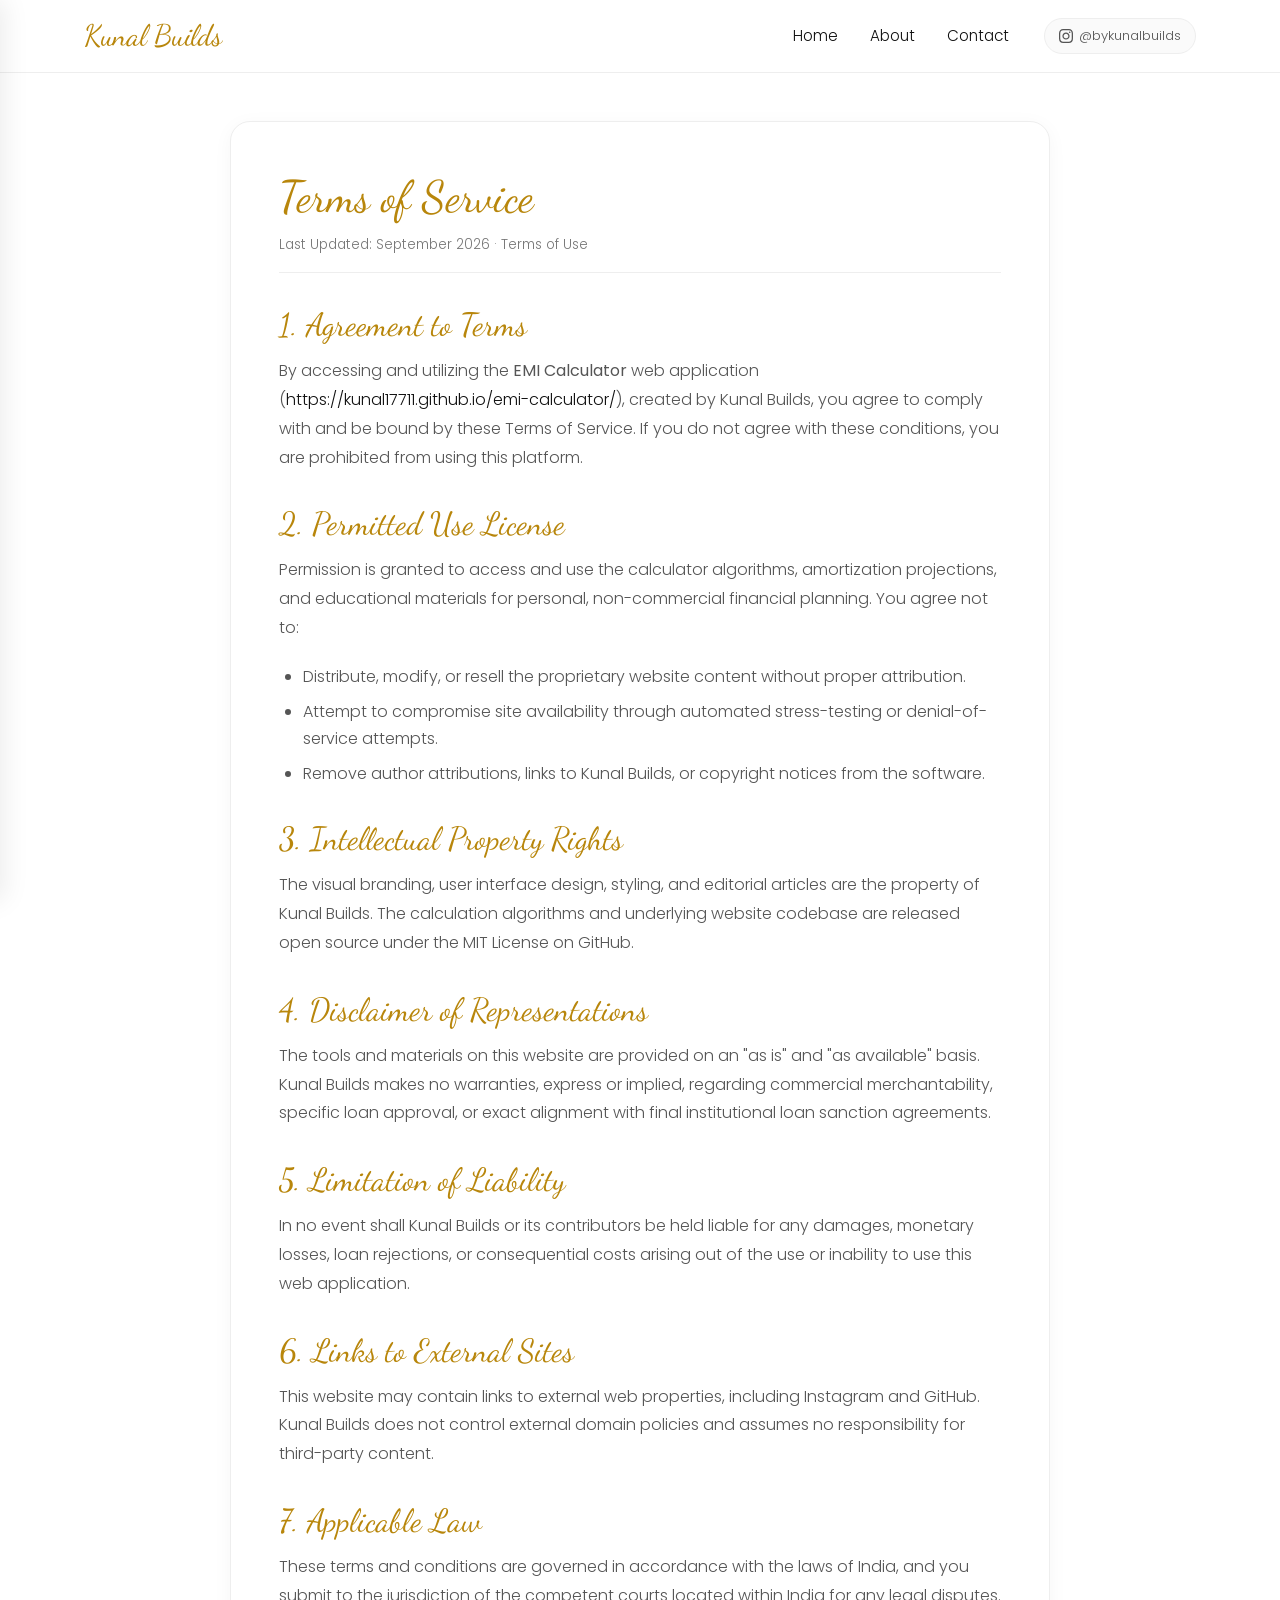
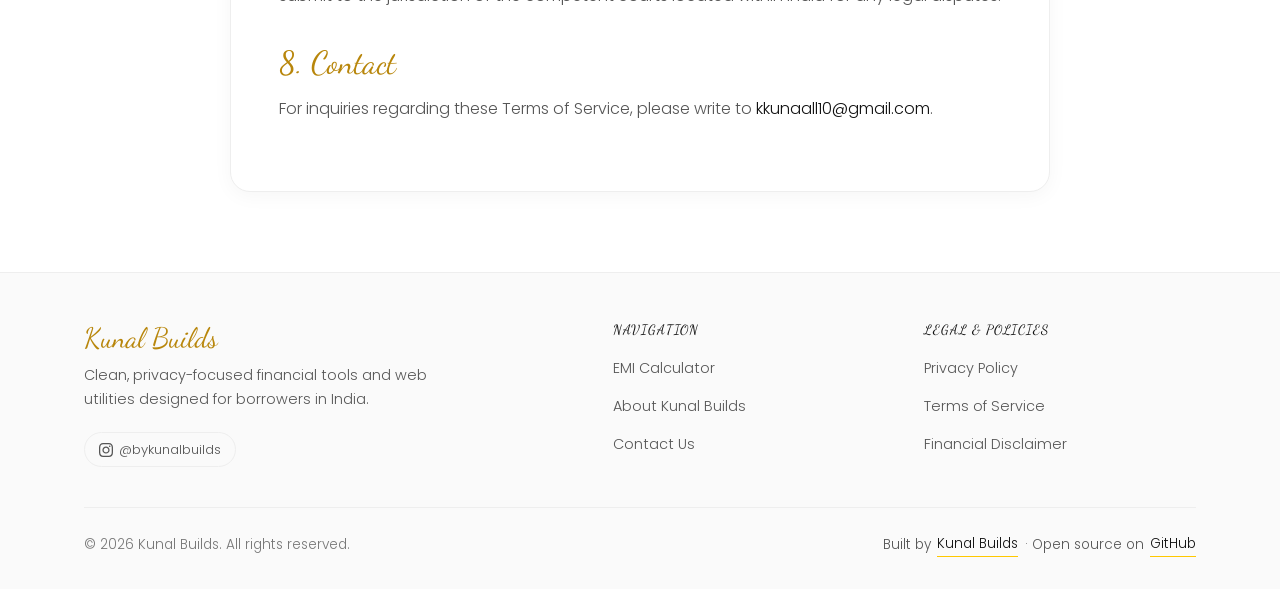
<file: terms.html>
﻿<!DOCTYPE html>
<html lang="en-IN">
<head>
  <meta charset="UTF-8">
  <meta name="viewport" content="width=device-width, initial-scale=1.0">
  <title>Terms of Service - EMI Calculator by Kunal Builds</title>
  <meta name="description" content="Review the Terms of Service governing access, usage rights, and intellectual property for EMI Calculator developed by Kunal Builds.">
  <meta name="author" content="Kunal Builds">
  <meta name="robots" content="index, follow">
  <link rel="canonical" href="https://kunal17711.github.io/emi-calculator/terms.html">
  <link rel="alternate" hreflang="en-IN" href="https://kunal17711.github.io/emi-calculator/terms.html">
  <meta name="theme-color" content="#ffffff">

  <!-- Open Graph / Twitter -->
  <meta property="og:type" content="website">
  <meta property="og:url" content="https://kunal17711.github.io/emi-calculator/terms.html">
  <meta property="og:title" content="Terms of Service - EMI Calculator by Kunal Builds">
  <meta property="og:description" content="Terms and legal conditions governing the access and use of the EMI Calculator web application.">
  <meta property="og:image" content="https://kunal17711.github.io/emi-calculator/assets/og-image.png">
  <meta property="og:locale" content="en_IN">
  <meta property="og:site_name" content="Kunal Builds">
  <meta name="twitter:card" content="summary_large_image">
  <meta name="twitter:title" content="Terms of Service - EMI Calculator by Kunal Builds">
  <meta name="twitter:description" content="Terms and legal conditions governing the access and use of the EMI Calculator web application.">
  <meta name="twitter:image" content="https://kunal17711.github.io/emi-calculator/assets/og-image.png">

  <!-- Fonts & Stylesheet -->
  <link rel="icon" type="image/svg+xml" href="favicon.svg">
  <link rel="preconnect" href="https://fonts.googleapis.com">
  <link rel="preconnect" href="https://fonts.gstatic.com" crossorigin>
  <link href="https://fonts.googleapis.com/css2?family=Dancing+Script:wght@400;500;600;700&family=Poppins:wght@300;400&display=swap" rel="stylesheet">
  <link rel="stylesheet" href="css/style.css">

  <!-- Google AdSense -->
  <script async src="https://pagead2.googlesyndication.com/pagead/js/adsbygoogle.js?client=ca-pub-5059610042350132" crossorigin="anonymous"></script>

  <!-- JSON-LD -->
  <script type="application/ld+json">
  {
    "@context": "https://schema.org",
    "@type": "WebPage",
    "name": "Terms of Service",
    "url": "https://kunal17711.github.io/emi-calculator/terms.html"
  }
  </script>
</head>
<body>
  <a href="#main-content" class="skip-link">Skip to main content</a>

  <!-- Mobile Drawer Overlay -->
  <div class="drawer-overlay" id="drawerOverlay" aria-hidden="true"></div>

  <!-- Mobile Drawer -->
  <aside class="mobile-drawer" id="mobileDrawer" aria-label="Mobile Navigation Drawer">
    <a href="https://heyitskunal.vercel.app/" target="_blank" rel="noopener" class="drawer-brand">Kunal Builds</a>
    <ul class="drawer-links">
      <li><a href="index.html" class="drawer-link">Home</a></li>
      <li><a href="about.html" class="drawer-link">About</a></li>
      <li><a href="contact.html" class="drawer-link">Contact</a></li>
      <li><a href="privacy-policy.html" class="drawer-link">Privacy Policy</a></li>
      <li><a href="terms.html" class="drawer-link active">Terms of Service</a></li>
      <li><a href="disclaimer.html" class="drawer-link">Financial Disclaimer</a></li>
    </ul>
    <div class="drawer-footer">
      <a href="https://instagram.com/bykunalbuilds" target="_blank" rel="noopener">Instagram: @bykunalbuilds</a>
      <span>Built with vanilla web standards</span>
    </div>
  </aside>

  <!-- Sticky Top Navbar -->
  <header class="site-header">
    <div class="container header-inner">
      <a href="https://heyitskunal.vercel.app/" target="_blank" rel="noopener" class="brand-link" aria-label="Visit Kunal Builds">
        <span class="brand-name">Kunal Builds</span>
      </a>

      <!-- Desktop Navigation -->
      <nav class="desktop-nav" aria-label="Main Navigation">
        <ul class="nav-menu">
          <li><a href="index.html" class="nav-link-item">Home</a></li>
          <li><a href="about.html" class="nav-link-item">About</a></li>
          <li><a href="contact.html" class="nav-link-item">Contact</a></li>
        </ul>

        <a href="https://instagram.com/bykunalbuilds" target="_blank" rel="noopener" class="nav-author-pill" title="Follow @bykunalbuilds on Instagram">
          <svg viewBox="0 0 24 24" aria-hidden="true"><path d="M12 2.163c3.204 0 3.584.012 4.85.07 3.252.148 4.771 1.691 4.919 4.919.058 1.265.069 1.645.069 4.849 0 3.205-.012 3.584-.069 4.849-.149 3.225-1.664 4.771-4.919 4.919-1.266.058-1.644.07-4.85.07-3.204 0-3.584-.012-4.849-.07-3.26-.149-4.771-1.699-4.919-4.92-.058-1.265-.07-1.644-.07-4.849 0-3.204.013-3.583.07-4.849.149-3.227 1.664-4.771 4.919-4.919 1.266-.057 1.645-.069 4.849-.069zm0-2.163c-3.259 0-3.667.014-4.947.072-4.358.2-6.78 2.618-6.98 6.98-.059 1.281-.073 1.689-.073 4.948 0 3.259.014 3.668.072 4.948.2 4.358 2.618 6.78 6.98 6.98 1.281.058 1.689.072 4.948.072 3.259 0 3.668-.014 4.948-.072 4.354-.2 6.782-2.618 6.979-6.98.059-1.28.073-1.689.073-4.948 0-3.259-.014-3.667-.072-4.947-.196-4.354-2.617-6.78-6.979-6.98-1.281-.059-1.69-.073-4.949-.073zm0 5.838c-3.403 0-6.162 2.759-6.162 6.162s2.759 6.163 6.162 6.163 6.162-2.759 6.162-6.163c0-3.403-2.759-6.162-6.162-6.162zm0 10.162c-2.209 0-4-1.79-4-4 0-2.209 1.791-4 4-4s4 1.791 4 4c0 2.21-1.791 4-4 4zm6.406-11.845c-.796 0-1.441.645-1.441 1.44s.645 1.44 1.441 1.44c.795 0 1.439-.645 1.439-1.44s-.644-1.44-1.439-1.44z"/></svg>
          <span>@bykunalbuilds</span>
        </a>
      </nav>

      <!-- Mobile Hamburger Button -->
      <button type="button" class="mobile-hamburger" id="mobileHamburger" aria-label="Toggle navigation menu" aria-expanded="false" aria-controls="mobileDrawer">
        <span class="hamburger-line"></span>
        <span class="hamburger-line"></span>
        <span class="hamburger-line"></span>
      </button>
    </div>
  </header>

  <main id="main-content" class="container page-container">
    <article class="page-card fade-up">
      <h1>Terms of Service</h1>
      <div class="page-meta">Last Updated: September 2026 &middot; Terms of Use</div>

      <h2>1. Agreement to Terms</h2>
      <p>
        By accessing and utilizing the <strong>EMI Calculator</strong> web application (<a href="https://kunal17711.github.io/emi-calculator/">https://kunal17711.github.io/emi-calculator/</a>), created by Kunal Builds, you agree to comply with and be bound by these Terms of Service. If you do not agree with these conditions, you are prohibited from using this platform.
      </p>

      <h2>2. Permitted Use License</h2>
      <p>
        Permission is granted to access and use the calculator algorithms, amortization projections, and educational materials for personal, non-commercial financial planning. You agree not to:
      </p>
      <ul>
        <li>Distribute, modify, or resell the proprietary website content without proper attribution.</li>
        <li>Attempt to compromise site availability through automated stress-testing or denial-of-service attempts.</li>
        <li>Remove author attributions, links to Kunal Builds, or copyright notices from the software.</li>
      </ul>

      <h2>3. Intellectual Property Rights</h2>
      <p>
        The visual branding, user interface design, styling, and editorial articles are the property of Kunal Builds. The calculation algorithms and underlying website codebase are released open source under the MIT License on GitHub.
      </p>

      <h2>4. Disclaimer of Representations</h2>
      <p>
        The tools and materials on this website are provided on an "as is" and "as available" basis. Kunal Builds makes no warranties, express or implied, regarding commercial merchantability, specific loan approval, or exact alignment with final institutional loan sanction agreements.
      </p>

      <h2>5. Limitation of Liability</h2>
      <p>
        In no event shall Kunal Builds or its contributors be held liable for any damages, monetary losses, loan rejections, or consequential costs arising out of the use or inability to use this web application.
      </p>

      <h2>6. Links to External Sites</h2>
      <p>
        This website may contain links to external web properties, including Instagram and GitHub. Kunal Builds does not control external domain policies and assumes no responsibility for third-party content.
      </p>

      <h2>7. Applicable Law</h2>
      <p>
        These terms and conditions are governed in accordance with the laws of India, and you submit to the jurisdiction of the competent courts located within India for any legal disputes.
      </p>

      <h2>8. Contact</h2>
      <p>
        For inquiries regarding these Terms of Service, please write to <a href="mailto:kkunaall10@gmail.com">kkunaall10@gmail.com</a>.
      </p>
    </article>
  </main>

  <!-- Site Footer -->
  <footer class="site-footer">
    <div class="container">
      <div class="footer-grid">
        <div class="footer-brand">
          <h3>Kunal Builds</h3>
          <p>Clean, privacy-focused financial tools and web utilities designed for borrowers in India.</p>
          <a href="https://instagram.com/bykunalbuilds" target="_blank" rel="noopener" class="nav-author-pill" title="Follow @bykunalbuilds on Instagram">
            <svg viewBox="0 0 24 24" aria-hidden="true"><path d="M12 2.163c3.204 0 3.584.012 4.85.07 3.252.148 4.771 1.691 4.919 4.919.058 1.265.069 1.645.069 4.849 0 3.205-.012 3.584-.069 4.849-.149 3.225-1.664 4.771-4.919 4.919-1.266.058-1.644.07-4.85.07-3.204 0-3.584-.012-4.849-.07-3.26-.149-4.771-1.699-4.919-4.92-.058-1.265-.07-1.644-.07-4.849 0-3.204.013-3.583.07-4.849.149-3.227 1.664-4.771 4.919-4.919 1.266-.057 1.645-.069 4.849-.069zm0-2.163c-3.259 0-3.667.014-4.947.072-4.358.2-6.78 2.618-6.98 6.98-.059 1.281-.073 1.689-.073 4.948 0 3.259.014 3.668.072 4.948.2 4.358 2.618 6.78 6.98 6.98 1.281.058 1.689.072 4.948.072 3.259 0 3.668-.014 4.948-.072 4.354-.2 6.782-2.618 6.979-6.98.059-1.28.073-1.689.073-4.948 0-3.259-.014-3.667-.072-4.947-.196-4.354-2.617-6.78-6.979-6.98-1.281-.059-1.69-.073-4.949-.073zm0 5.838c-3.403 0-6.162 2.759-6.162 6.162s2.759 6.163 6.162 6.163 6.162-2.759 6.162-6.163c0-3.403-2.759-6.162-6.162-6.162zm0 10.162c-2.209 0-4-1.79-4-4 0-2.209 1.791-4 4-4s4 1.791 4 4c0 2.21-1.791 4-4 4zm6.406-11.845c-.796 0-1.441.645-1.441 1.44s.645 1.44 1.441 1.44c.795 0 1.439-.645 1.439-1.44s-.644-1.44-1.439-1.44z"/></svg>
          <span>@bykunalbuilds</span>
        </a>
      </div>

        <div>
          <h4 class="footer-title">Navigation</h4>
          <ul class="footer-links">
            <li><a href="index.html">EMI Calculator</a></li>
            <li><a href="about.html">About Kunal Builds</a></li>
            <li><a href="contact.html">Contact Us</a></li>
          </ul>
        </div>

        <div>
          <h4 class="footer-title">Legal &amp; Policies</h4>
          <ul class="footer-links">
            <li><a href="privacy-policy.html">Privacy Policy</a></li>
            <li><a href="terms.html">Terms of Service</a></li>
            <li><a href="disclaimer.html">Financial Disclaimer</a></li>
          </ul>
        </div>
      </div>

      <div class="footer-bottom">
        <div class="footer-copyright">
          &copy; 2026 Kunal Builds. All rights reserved.
        </div>
        <div class="footer-built-by">
          Built by <a href="https://heyitskunal.vercel.app/" target="_blank" rel="noopener">Kunal Builds</a> &middot; Open source on <a href="https://github.com/Kunal17711/emi-calculator" target="_blank" rel="noopener">GitHub</a>
        </div>
      </div>
    </div>
  </footer>

  <script src="js/calculator.js" defer></script>
</body>
</html>
</file>
<file: css/style.css>
/* ==========================================================================
   EMI CALCULATOR - PREMIUM MINIMAL LIGHT THEME
   Author: Kunal Builds (@bykunalbuilds)
   Typography: Dancing Script (Headings) + Poppins 300/400 (Body)
   Palette: Pure White (#ffffff), Black (#111111), Golden Yellow (#B8860B), Bright Yellow (#FFC800)
   No bold anywhere: font-weight strictly 300 or 400
   ========================================================================== */

:root {
  --font-body: 'Poppins', -apple-system, BlinkMacSystemFont, "Segoe UI", Roboto, sans-serif;
  --font-heading: 'Dancing Script', cursive;
  
  --bg-white: #ffffff;
  --bg-card: #ffffff;
  --bg-subtle: #fafafa;
  --bg-input: #ffffff;
  
  --text-main: #111111;
  --text-muted: #555555;
  --text-dim: #777777;
  
  --color-golden: #B8860B;
  --color-bright-yellow: #FFC800;
  --color-bright-yellow-hover: #e5b400;
  --color-border: #eeeeee;
  --color-border-light: #f3f3f3;
  
  --radius-sm: 8px;
  --radius-md: 14px;
  --radius-lg: 20px;
  --radius-full: 9999px;
  
  --shadow-subtle: 0 4px 20px rgba(0, 0, 0, 0.04);
  --shadow-hover: 0 8px 30px rgba(0, 0, 0, 0.07);
  --shadow-focus: 0 0 0 3px rgba(255, 200, 0, 0.35);
  
  --container-max: 1160px;
  --transition-smooth: 0.3s cubic-bezier(0.25, 0.8, 0.25, 1);
  --transition-fast: 0.2s ease;
}

/* Universal font-weight limitation: NOTHING BOLD ANYWHERE */
*, *::before, *::after {
  box-sizing: border-box;
  margin: 0;
  padding: 0;
  font-weight: 300;
  -webkit-font-smoothing: antialiased;
}

html {
  font-size: 16px;
  scroll-behavior: smooth;
  background-color: var(--bg-white);
}

body {
  font-family: var(--font-body);
  background-color: var(--bg-white);
  color: var(--text-main);
  min-height: 100vh;
  line-height: 1.7;
  display: flex;
  flex-direction: column;
  overflow-x: hidden;
  animation: pageFadeIn 0.5s ease-out;
}

@keyframes pageFadeIn {
  from { opacity: 0; }
  to { opacity: 1; }
}

/* Headings: Dancing Script in Golden Yellow (#B8860B), 400 weight */
h1, h2, h3, h4, h5, h6 {
  font-family: var(--font-heading);
  color: var(--color-golden);
  font-weight: 400;
  line-height: 1.25;
}

/* Permitted 400 weight items (never bold / 600+) */
strong, b, th, button, .btn, label, .input-label, .nav-links a, .brand-name {
  font-weight: 400;
}

a {
  color: var(--text-main);
  text-decoration: none;
  transition: color var(--transition-fast);
}

a:hover, a:focus-visible {
  color: var(--color-golden);
}

/* Focus visibility using Bright Yellow */
:focus-visible {
  outline: 2px solid var(--color-bright-yellow);
  outline-offset: 2px;
}

/* Skip link */
.skip-link {
  position: absolute;
  top: -60px;
  left: 15px;
  background: var(--color-bright-yellow);
  color: var(--text-main);
  padding: 10px 18px;
  border-radius: var(--radius-sm);
  z-index: 2000;
  transition: top var(--transition-fast);
}

.skip-link:focus {
  top: 15px;
}

/* Container */
.container {
  width: 100%;
  max-width: var(--container-max);
  margin: 0 auto;
  padding: 0 1.5rem;
}

/* ==========================================================================
   NAVBAR (Desktop & Mobile)
   ========================================================================== */

.site-header {
  position: sticky;
  top: 0;
  z-index: 1000;
  background-color: var(--bg-white);
  border-bottom: 1px solid var(--color-border);
}

.header-inner {
  display: flex;
  align-items: center;
  justify-content: space-between;
  height: 72px;
}

/* Brand Logo */
.brand-link {
  display: flex;
  align-items: center;
  gap: 0.6rem;
  text-decoration: none;
}

.brand-name {
  font-family: var(--font-heading);
  font-size: 1.85rem;
  color: var(--color-golden);
  letter-spacing: -0.01em;
}

/* Desktop Nav Links */
.desktop-nav {
  display: none;
}

@media (min-width: 900px) {
  .desktop-nav {
    display: flex;
    align-items: center;
    gap: 2.2rem;
  }
}

.nav-menu {
  display: flex;
  align-items: center;
  list-style: none;
  gap: 2rem;
}

.nav-link-item {
  position: relative;
  font-size: 0.95rem;
  color: var(--text-main);
  padding: 0.4rem 0;
  display: inline-block;
  transition: color var(--transition-fast);
}

/* Animated Yellow Underline on hover and active */
.nav-link-item::after {
  content: "";
  position: absolute;
  bottom: 0;
  left: 0;
  width: 100%;
  height: 2px;
  background-color: var(--color-bright-yellow);
  transform: scaleX(0);
  transform-origin: left center;
  transition: transform var(--transition-smooth);
}

.nav-link-item:hover::after,
.nav-link-item.active::after {
  transform: scaleX(1);
}

.nav-link-item.active {
  color: var(--text-main);
}

/* Nav Instagram Icon/Pill */
.nav-author-pill {
  display: inline-flex;
  align-items: center;
  gap: 0.4rem;
  font-size: 0.82rem;
  padding: 0.35rem 0.85rem;
  border-radius: var(--radius-full);
  border: 1px solid var(--color-border);
  background: var(--bg-subtle);
  color: var(--text-muted);
  transition: all var(--transition-fast);
}

.nav-author-pill:hover {
  border-color: var(--color-bright-yellow);
  color: var(--text-main);
  text-decoration: none;
}

.nav-author-pill svg {
  width: 14px;
  height: 14px;
  fill: currentColor;
}

/* Mobile Hamburger Button (< 900px) */
.mobile-hamburger {
  display: flex;
  flex-direction: column;
  justify-content: center;
  align-items: center;
  width: 44px;
  height: 44px;
  background: transparent;
  border: none;
  cursor: pointer;
  padding: 0;
  z-index: 1100;
}

@media (min-width: 900px) {
  .mobile-hamburger {
    display: none;
  }
}

.hamburger-line {
  width: 24px;
  height: 2px;
  background-color: var(--text-main);
  border-radius: 2px;
  transition: transform var(--transition-smooth), opacity var(--transition-smooth);
  margin: 3px 0;
}

/* Animated Hamburger to Cross */
.mobile-hamburger[aria-expanded="true"] .hamburger-line:nth-child(1) {
  transform: translateY(8px) rotate(45deg);
}

.mobile-hamburger[aria-expanded="true"] .hamburger-line:nth-child(2) {
  opacity: 0;
  transform: scaleX(0);
}

.mobile-hamburger[aria-expanded="true"] .hamburger-line:nth-child(3) {
  transform: translateY(-8px) rotate(-45deg);
}

/* Mobile Drawer Overlay */
.drawer-overlay {
  position: fixed;
  top: 0;
  left: 0;
  width: 100vw;
  height: 100vh;
  background-color: rgba(0, 0, 0, 0.45);
  backdrop-filter: blur(4px);
  -webkit-backdrop-filter: blur(4px);
  opacity: 0;
  visibility: hidden;
  transition: opacity var(--transition-smooth), visibility var(--transition-smooth);
  z-index: 1050;
}

.drawer-overlay.active {
  opacity: 1;
  visibility: visible;
}

/* Mobile Drawer (Slides in from LEFT) */
.mobile-drawer {
  position: fixed;
  top: 0;
  left: 0;
  width: min(82vw, 340px);
  height: 100vh;
  background-color: var(--bg-white);
  box-shadow: 4px 0 25px rgba(0, 0, 0, 0.08);
  transform: translateX(-100%);
  transition: transform var(--transition-smooth);
  z-index: 1060;
  display: flex;
  flex-direction: column;
  padding: 2.5rem 2rem;
  overflow-y: auto;
}

.mobile-drawer.active {
  transform: translateX(0);
}

.drawer-brand {
  font-family: var(--font-heading);
  font-size: 2rem;
  color: var(--color-golden);
  margin-bottom: 2.5rem;
  display: block;
}

.drawer-links {
  list-style: none;
  display: flex;
  flex-direction: column;
  gap: 1.5rem;
}

.drawer-links li {
  opacity: 0;
  transform: translateX(-15px);
  transition: opacity 0.35s ease, transform 0.35s ease;
}

/* Staggered fade-in when drawer opens */
.mobile-drawer.active .drawer-links li:nth-child(1) { transition-delay: 0.1s; opacity: 1; transform: translateX(0); }
.mobile-drawer.active .drawer-links li:nth-child(2) { transition-delay: 0.16s; opacity: 1; transform: translateX(0); }
.mobile-drawer.active .drawer-links li:nth-child(3) { transition-delay: 0.22s; opacity: 1; transform: translateX(0); }
.mobile-drawer.active .drawer-links li:nth-child(4) { transition-delay: 0.28s; opacity: 1; transform: translateX(0); }
.mobile-drawer.active .drawer-links li:nth-child(5) { transition-delay: 0.34s; opacity: 1; transform: translateX(0); }
.mobile-drawer.active .drawer-links li:nth-child(6) { transition-delay: 0.40s; opacity: 1; transform: translateX(0); }

.drawer-link {
  font-size: 1.35rem;
  font-weight: 300;
  color: var(--text-main);
  display: block;
  padding: 0.3rem 0;
  position: relative;
}

.drawer-link.active {
  color: var(--color-golden);
}

.drawer-link.active::after {
  content: "";
  position: absolute;
  left: 0;
  bottom: 0;
  width: 36px;
  height: 2px;
  background-color: var(--color-bright-yellow);
}

.drawer-footer {
  margin-top: auto;
  padding-top: 2rem;
  border-top: 1px solid var(--color-border);
  display: flex;
  flex-direction: column;
  gap: 0.75rem;
  font-size: 0.85rem;
  color: var(--text-dim);
}

/* ==========================================================================
   HERO SECTION
   ========================================================================== */

.hero-section {
  text-align: center;
  padding: 3.5rem 0 2rem;
}

.hero-tagline {
  display: inline-block;
  font-size: 0.85rem;
  color: var(--text-muted);
  letter-spacing: 0.08em;
  text-transform: uppercase;
  margin-bottom: 0.75rem;
  position: relative;
  padding-bottom: 0.35rem;
}

.hero-tagline::after {
  content: "";
  position: absolute;
  bottom: 0;
  left: 50%;
  transform: translateX(-50%);
  width: 40px;
  height: 2px;
  background-color: var(--color-bright-yellow);
}

.hero-title {
  font-size: clamp(2.4rem, 5vw + 1rem, 3.8rem);
  color: var(--color-golden);
  margin-bottom: 1rem;
}

.hero-desc {
  font-size: clamp(0.95rem, 1.2vw + 0.5rem, 1.1rem);
  color: var(--text-muted);
  max-width: 680px;
  margin: 0 auto;
}

/* ==========================================================================
   TOOL CARD (Clean, White, Soft Borders, No Dark Overlays)
   ========================================================================== */

.calculator-card {
  background-color: var(--bg-card);
  border: 1px solid var(--color-border);
  border-radius: var(--radius-lg);
  box-shadow: var(--shadow-subtle);
  padding: 2.25rem;
  margin: 1.5rem 0 3.5rem;
}

.calculator-grid {
  display: grid;
  grid-template-columns: 1fr;
  gap: 2.5rem;
}

@media (min-width: 900px) {
  .calculator-grid {
    grid-template-columns: 1.15fr 0.85fr;
    gap: 3.5rem;
  }
}

/* Calculator Inputs */
.calc-inputs {
  display: flex;
  flex-direction: column;
  gap: 2rem;
}

.input-group {
  display: flex;
  flex-direction: column;
  gap: 0.75rem;
}

.input-header {
  display: flex;
  align-items: center;
  justify-content: space-between;
  gap: 1rem;
}

.input-label {
  font-size: 0.95rem;
  color: var(--text-main);
  display: flex;
  align-items: center;
  gap: 0.5rem;
}

.input-field-wrapper {
  position: relative;
  display: flex;
  align-items: center;
}

.input-prefix {
  position: absolute;
  left: 0.85rem;
  color: var(--text-dim);
  font-size: 0.95rem;
  pointer-events: none;
}

.input-suffix {
  position: absolute;
  right: 0.85rem;
  color: var(--text-dim);
  font-size: 0.9rem;
  pointer-events: none;
}

.calc-text-input {
  background-color: var(--bg-input);
  border: 1px solid var(--color-border);
  color: var(--text-main);
  font-family: var(--font-body);
  font-size: 1.05rem;
  padding: 0.65rem 0.9rem;
  border-radius: var(--radius-sm);
  width: 160px;
  text-align: right;
  transition: border-color var(--transition-fast), box-shadow var(--transition-fast);
  -moz-appearance: textfield;
}

.calc-text-input::-webkit-outer-spin-button,
.calc-text-input::-webkit-inner-spin-button {
  -webkit-appearance: none;
  margin: 0;
}

.calc-text-input.has-prefix {
  padding-left: 2rem;
}

.calc-text-input.has-suffix {
  padding-right: 2rem;
}

.calc-text-input:focus {
  outline: none;
  border-color: var(--color-bright-yellow);
  box-shadow: var(--shadow-focus);
}

/* Tenure Unit Toggle Buttons */
.tenure-toggle-group {
  display: inline-flex;
  background-color: var(--bg-subtle);
  border: 1px solid var(--color-border);
  border-radius: var(--radius-sm);
  padding: 2px;
  margin-left: 0.5rem;
}

.tenure-toggle-btn {
  background: transparent;
  border: none;
  color: var(--text-muted);
  font-family: var(--font-body);
  font-size: 0.8rem;
  padding: 0.35rem 0.75rem;
  border-radius: 6px;
  cursor: pointer;
  transition: all var(--transition-fast);
}

.tenure-toggle-btn.active {
  background-color: var(--color-bright-yellow);
  color: #111111;
}

/* Range Slider */
.range-slider-wrapper {
  display: flex;
  flex-direction: column;
  gap: 0.4rem;
}

.calc-range {
  -webkit-appearance: none;
  appearance: none;
  width: 100%;
  height: 6px;
  border-radius: var(--radius-full);
  background: #e5e7eb;
  outline: none;
  cursor: pointer;
}

.calc-range::-webkit-slider-thumb {
  -webkit-appearance: none;
  appearance: none;
  width: 22px;
  height: 22px;
  border-radius: 50%;
  background-color: var(--color-bright-yellow);
  border: 2px solid var(--bg-white);
  box-shadow: 0 1px 4px rgba(0, 0, 0, 0.2);
  cursor: grab;
  transition: transform var(--transition-fast), background-color var(--transition-fast);
}

.calc-range::-webkit-slider-thumb:hover {
  transform: scale(1.15);
  background-color: var(--color-bright-yellow-hover);
}

.calc-range::-webkit-slider-thumb:active {
  cursor: grabbing;
}

.calc-range::-moz-range-thumb {
  width: 22px;
  height: 22px;
  border-radius: 50%;
  background-color: var(--color-bright-yellow);
  border: 2px solid var(--bg-white);
  box-shadow: 0 1px 4px rgba(0, 0, 0, 0.2);
  cursor: grab;
}

.range-minmax {
  display: flex;
  justify-content: space-between;
  font-size: 0.78rem;
  color: var(--text-dim);
}

/* Output Results Panel */
.calc-results {
  display: flex;
  flex-direction: column;
  justify-content: space-between;
  background-color: var(--bg-subtle);
  border: 1px solid var(--color-border);
  border-radius: var(--radius-md);
  padding: 2rem;
}

.emi-highlight-box {
  background-color: var(--bg-white);
  border: 1px solid var(--color-border);
  border-left: 4px solid var(--color-bright-yellow);
  border-radius: var(--radius-md);
  padding: 1.5rem;
  text-align: center;
  box-shadow: var(--shadow-subtle);
}

.emi-highlight-title {
  font-size: 0.85rem;
  text-transform: uppercase;
  letter-spacing: 0.06em;
  color: var(--text-dim);
  margin-bottom: 0.4rem;
}

.emi-highlight-value {
  font-size: clamp(2.2rem, 3.5vw, 2.9rem);
  color: var(--color-golden);
  font-family: var(--font-heading);
  line-height: 1.15;
}

.emi-highlight-sub {
  font-size: 0.8rem;
  color: var(--text-dim);
  margin-top: 0.25rem;
}

/* Donut Chart Visual */
.chart-container {
  display: flex;
  flex-direction: column;
  align-items: center;
  margin: 1.5rem 0;
}

.donut-svg-wrapper {
  position: relative;
  width: 180px;
  height: 180px;
}

.donut-svg {
  transform: rotate(-90deg);
  width: 100%;
  height: 100%;
}

.chart-center-text {
  position: absolute;
  top: 50%;
  left: 50%;
  transform: translate(-50%, -50%);
  text-align: center;
  pointer-events: none;
}

.chart-center-label {
  font-size: 0.72rem;
  color: var(--text-dim);
  text-transform: uppercase;
  letter-spacing: 0.05em;
  display: block;
}

.chart-center-val {
  font-size: 1.1rem;
  color: var(--text-main);
}

/* Metrics Breakdown */
.metrics-breakdown {
  display: flex;
  flex-direction: column;
  gap: 0.85rem;
}

.metric-row {
  display: flex;
  align-items: center;
  justify-content: space-between;
  padding: 0.75rem 1rem;
  background-color: var(--bg-white);
  border-radius: var(--radius-sm);
  border: 1px solid var(--color-border);
}

.metric-title {
  display: flex;
  align-items: center;
  gap: 0.6rem;
  font-size: 0.9rem;
  color: var(--text-muted);
}

.color-dot {
  width: 10px;
  height: 10px;
  border-radius: 50%;
  flex-shrink: 0;
}

.dot-principal {
  background-color: #111111;
}

.dot-interest {
  background-color: var(--color-bright-yellow);
}

.metric-value {
  font-size: 0.95rem;
  color: var(--text-main);
}

.metric-ratio {
  font-size: 0.8rem;
  color: var(--text-dim);
  margin-left: 0.35rem;
}

/* Amortization Schedule Accordion */
.schedule-section {
  margin-top: 2rem;
  border-top: 1px solid var(--color-border);
  padding-top: 1.5rem;
}

.schedule-toggle {
  display: flex;
  align-items: center;
  justify-content: space-between;
  width: 100%;
  background-color: var(--bg-subtle);
  border: 1px solid var(--color-border);
  padding: 0.85rem 1.25rem;
  border-radius: var(--radius-sm);
  color: var(--text-main);
  font-family: var(--font-body);
  font-size: 0.95rem;
  cursor: pointer;
  transition: all var(--transition-fast);
}

.schedule-toggle:hover {
  border-color: var(--color-bright-yellow);
}

.schedule-toggle svg {
  width: 18px;
  height: 18px;
  transition: transform var(--transition-fast);
}

.schedule-toggle[aria-expanded="true"] svg {
  transform: rotate(180deg);
}

.schedule-content {
  display: none;
  margin-top: 1rem;
  overflow-x: auto;
}

.schedule-content.open {
  display: block;
}

.schedule-table {
  width: 100%;
  border-collapse: collapse;
  font-size: 0.88rem;
  text-align: right;
}

.schedule-table th,
.schedule-table td {
  padding: 0.8rem 1rem;
  border-bottom: 1px solid var(--color-border);
}

.schedule-table th {
  background-color: var(--bg-subtle);
  color: var(--text-muted);
  text-transform: uppercase;
  font-size: 0.75rem;
  letter-spacing: 0.05em;
}

.schedule-table th:first-child,
.schedule-table td:first-child {
  text-align: left;
}

/* ==========================================================================
   BUTTONS & ACCENTS
   ========================================================================== */

.btn {
  display: inline-flex;
  align-items: center;
  justify-content: center;
  gap: 0.5rem;
  padding: 0.75rem 1.5rem;
  border-radius: var(--radius-sm);
  background-color: var(--color-bright-yellow);
  color: #111111;
  border: none;
  font-family: var(--font-body);
  font-size: 0.95rem;
  cursor: pointer;
  transition: background-color var(--transition-fast), transform var(--transition-fast);
  text-decoration: none;
}

.btn:hover {
  background-color: var(--color-bright-yellow-hover);
  color: #111111;
  text-decoration: none;
  transform: translateY(-1px);
}

/* ==========================================================================
   CONTENT ARTICLE & SEO SECTIONS (600+ Words)
   ========================================================================== */

.seo-article {
  background-color: var(--bg-white);
  border: 1px solid var(--color-border);
  border-radius: var(--radius-lg);
  box-shadow: var(--shadow-subtle);
  padding: 3rem;
  margin: 3.5rem 0;
}

.seo-article h2 {
  font-size: 2.2rem;
  color: var(--color-golden);
  margin: 2.2rem 0 1rem;
}

.seo-article h2:first-child {
  margin-top: 0;
}

.seo-article h3 {
  font-size: 1.65rem;
  color: var(--color-golden);
  margin: 1.8rem 0 0.75rem;
}

.seo-article p {
  color: var(--text-muted);
  margin-bottom: 1.25rem;
  font-size: 1rem;
  line-height: 1.8;
}

.seo-article ul, .seo-article ol {
  margin: 0 0 1.5rem 1.5rem;
  color: var(--text-muted);
}

.seo-article li {
  margin-bottom: 0.6rem;
  line-height: 1.7;
}

.formula-card {
  background-color: var(--bg-subtle);
  border: 1px solid var(--color-border);
  border-left: 4px solid var(--color-bright-yellow);
  border-radius: var(--radius-md);
  padding: 1.75rem;
  margin: 1.8rem 0;
  text-align: center;
}

.formula-display {
  font-size: 1.25rem;
  color: var(--text-main);
  font-family: monospace;
  margin-bottom: 1rem;
}

.formula-variables {
  text-align: left;
  display: grid;
  grid-template-columns: 1fr;
  gap: 0.5rem;
  font-size: 0.9rem;
  color: var(--text-dim);
  max-width: 600px;
  margin: 0 auto;
}

@media (min-width: 640px) {
  .formula-variables {
    grid-template-columns: 1fr 1fr;
  }
}

/* Loan Types Grid */
.loan-types-grid {
  display: grid;
  grid-template-columns: 1fr;
  gap: 1.5rem;
  margin: 2rem 0;
}

@media (min-width: 768px) {
  .loan-types-grid {
    grid-template-columns: repeat(3, 1fr);
  }
}

.loan-type-card {
  background-color: var(--bg-subtle);
  border: 1px solid var(--color-border);
  border-radius: var(--radius-md);
  padding: 1.5rem;
  display: flex;
  flex-direction: column;
  gap: 0.6rem;
}

.loan-type-card h4 {
  font-family: var(--font-heading);
  font-size: 1.45rem;
  color: var(--color-golden);
}

.loan-type-card p {
  font-size: 0.9rem;
  color: var(--text-muted);
  margin-bottom: 0;
  line-height: 1.6;
}

/* FAQ Accordion Section */
.faq-section {
  margin-top: 2.5rem;
}

.faq-item {
  border-bottom: 1px solid var(--color-border);
}

.faq-question {
  width: 100%;
  background: none;
  border: none;
  text-align: left;
  padding: 1.35rem 0;
  color: var(--text-main);
  font-family: var(--font-body);
  font-size: 1.05rem;
  display: flex;
  align-items: center;
  justify-content: space-between;
  gap: 1rem;
  cursor: pointer;
  transition: color var(--transition-fast);
}

.faq-question:hover {
  color: var(--color-golden);
}

.faq-question svg {
  width: 20px;
  height: 20px;
  flex-shrink: 0;
  color: var(--color-golden);
  transition: transform var(--transition-fast);
}

.faq-question[aria-expanded="true"] svg {
  transform: rotate(180deg);
}

.faq-answer {
  display: none;
  padding-bottom: 1.35rem;
  color: var(--text-muted);
  font-size: 0.95rem;
  line-height: 1.75;
}

.faq-answer.open {
  display: block;
}

/* ==========================================================================
   STATIC CONTENT PAGES (About, Contact, Legal)
   ========================================================================== */

.page-container {
  padding: 3rem 0;
  max-width: 820px;
  margin: 0 auto;
}

.page-card {
  background-color: var(--bg-card);
  border: 1px solid var(--color-border);
  border-radius: var(--radius-lg);
  box-shadow: var(--shadow-subtle);
  padding: 3rem;
  margin-bottom: 2rem;
}

.page-card h1 {
  font-size: 2.75rem;
  color: var(--color-golden);
  margin-bottom: 0.5rem;
}

.page-meta {
  color: var(--text-dim);
  font-size: 0.85rem;
  margin-bottom: 2rem;
  padding-bottom: 1rem;
  border-bottom: 1px solid var(--color-border);
}

.page-card h2 {
  font-size: 2rem;
  color: var(--color-golden);
  margin: 2rem 0 0.75rem;
}

.page-card h3 {
  font-size: 1.45rem;
  color: var(--color-golden);
  margin: 1.5rem 0 0.5rem;
}

.page-card p {
  color: var(--text-muted);
  font-size: 1rem;
  line-height: 1.8;
  margin-bottom: 1.25rem;
}

.page-card ul, .page-card ol {
  margin: 0 0 1.5rem 1.5rem;
  color: var(--text-muted);
}

.page-card li {
  margin-bottom: 0.5rem;
  line-height: 1.7;
}

/* Contact Details Box */
.contact-box {
  background-color: var(--bg-subtle);
  border: 1px solid var(--color-border);
  border-radius: var(--radius-md);
  padding: 2rem;
  margin: 2rem 0;
  display: flex;
  flex-direction: column;
  gap: 1.5rem;
}

.contact-item {
  display: flex;
  align-items: center;
  gap: 1rem;
}

.contact-icon {
  width: 44px;
  height: 44px;
  border-radius: 10px;
  background-color: var(--color-bright-yellow);
  color: #111111;
  display: flex;
  align-items: center;
  justify-content: center;
  flex-shrink: 0;
}

.contact-icon svg {
  width: 22px;
  height: 22px;
}

.contact-details h4 {
  font-size: 0.85rem;
  text-transform: uppercase;
  letter-spacing: 0.05em;
  color: var(--text-dim);
  margin-bottom: 0.2rem;
  font-family: var(--font-body);
}

.contact-details a {
  font-size: 1.05rem;
  color: var(--text-main);
}

.contact-details a:hover {
  color: var(--color-golden);
}

/* ==========================================================================
   FOOTER
   ========================================================================== */

.site-footer {
  margin-top: auto;
  background-color: var(--bg-subtle);
  border-top: 1px solid var(--color-border);
  padding: 3rem 0 2rem;
}

.footer-grid {
  display: grid;
  grid-template-columns: 1fr;
  gap: 2.5rem;
  margin-bottom: 2.5rem;
}

@media (min-width: 768px) {
  .footer-grid {
    grid-template-columns: 1.8fr 1fr 1fr;
  }
}

.footer-brand h3 {
  font-size: 1.75rem;
  color: var(--color-golden);
  margin-bottom: 0.5rem;
}

.footer-brand p {
  color: var(--text-muted);
  font-size: 0.9rem;
  line-height: 1.65;
  max-width: 360px;
  margin-bottom: 1.25rem;
}

.footer-title {
  font-size: 0.85rem;
  color: var(--text-main);
  text-transform: uppercase;
  letter-spacing: 0.06em;
  margin-bottom: 1rem;
}

.footer-links {
  list-style: none;
  display: flex;
  flex-direction: column;
  gap: 0.65rem;
}

.footer-links a {
  color: var(--text-muted);
  font-size: 0.9rem;
  transition: color var(--transition-fast);
}

.footer-links a:hover {
  color: var(--color-golden);
  text-decoration: none;
}

.footer-bottom {
  padding-top: 1.5rem;
  border-top: 1px solid var(--color-border);
  display: flex;
  flex-direction: column;
  align-items: center;
  justify-content: space-between;
  gap: 1rem;
  font-size: 0.85rem;
  color: var(--text-dim);
  text-align: center;
}

@media (min-width: 768px) {
  .footer-bottom {
    flex-direction: row;
    text-align: left;
  }
}

.footer-copyright a {
  color: var(--text-muted);
}

.footer-built-by {
  display: flex;
  align-items: center;
  gap: 0.4rem;
  color: var(--text-muted);
}

.footer-built-by a {
  color: var(--text-main);
  border-bottom: 1px solid var(--color-bright-yellow);
}

.footer-built-by a:hover {
  color: var(--color-golden);
}

/* ==========================================================================
   SCROLL FADE-UP ANIMATIONS (IntersectionObserver)
   ========================================================================== */

.fade-up {
  opacity: 0;
  transform: translateY(22px);
  transition: opacity 0.55s ease-out, transform 0.55s ease-out;
}

.fade-up.is-visible {
  opacity: 1;
  transform: translateY(0);
}

/* Respect user preference for reduced motion */
@media (prefers-reduced-motion: reduce) {
  *, *::before, *::after {
    animation-duration: 0.01ms !important;
    animation-iteration-count: 1 !important;
    transition-duration: 0.01ms !important;
    scroll-behavior: auto !important;
  }
  .fade-up {
    opacity: 1 !important;
    transform: none !important;
  }
}

/* ==========================================================================
   LOAN TYPE SELECTOR — Pill Buttons
   ========================================================================== */

.loan-type-selector-wrap {
  overflow-x: auto;
  -webkit-overflow-scrolling: touch;
  scroll-snap-type: x proximity;
  scrollbar-width: none;
  margin-bottom: 1.25rem;
  margin-left: -0.25rem;
  margin-right: -0.25rem;
  padding: 0 0.25rem 0.4rem;
}

.loan-type-selector-wrap::-webkit-scrollbar {
  display: none;
}

.loan-type-selector {
  display: flex;
  flex-wrap: nowrap;
  gap: 0.5rem;
  min-width: max-content;
}

@media (min-width: 700px) {
  .loan-type-selector {
    flex-wrap: wrap;
    min-width: unset;
  }
}

.loan-type-btn {
  flex-shrink: 0;
  scroll-snap-align: start;
  background: #ffffff;
  border: 1.5px solid var(--color-border);
  border-radius: var(--radius-full);
  color: var(--text-muted);
  font-family: var(--font-body);
  font-size: 0.82rem;
  font-weight: 400;
  padding: 0.4rem 0.95rem;
  cursor: pointer;
  transition: background-color var(--transition-fast), border-color var(--transition-fast), color var(--transition-fast);
  white-space: nowrap;
}

.loan-type-btn:hover {
  border-color: var(--color-bright-yellow);
  color: var(--text-main);
}

.loan-type-btn.active,
.loan-type-btn[aria-selected="true"] {
  background-color: var(--color-bright-yellow);
  border-color: var(--color-bright-yellow);
  color: #111111;
}

.loan-type-btn:focus-visible {
  outline: 2px solid var(--color-bright-yellow);
  outline-offset: 2px;
}

/* Calculator Card Heading (H2) + subtitle */
.calc-card-heading {
  margin-bottom: 1.75rem;
  padding-bottom: 1.25rem;
  border-bottom: 1px solid var(--color-border-light);
}

.calc-card-heading h2 {
  font-size: clamp(1.45rem, 3vw + 0.5rem, 2rem);
  color: var(--color-golden);
  margin-bottom: 0.25rem;
}

.calc-card-subtitle {
  font-size: 0.9rem;
  color: var(--text-dim);
  margin: 0;
}

/* Indicative rate note below results */
.indicative-note {
  font-size: 0.76rem;
  color: var(--text-dim);
  text-align: center;
  margin-top: 0.75rem;
  padding-top: 0.5rem;
  border-top: 1px solid var(--color-border-light);
}

/* ==========================================================================
   RESPONSIVE — Mobile-first improvements (320px and up)
   ========================================================================== */

@media (max-width: 768px) {
  .calculator-card {
    padding: 1.4rem 1.1rem;
    border-radius: var(--radius-md);
  }
  .calc-results {
    padding: 1.25rem;
  }
  .seo-article {
    padding: 1.5rem 1.1rem;
  }
  .page-card {
    padding: 1.5rem 1.1rem;
  }
  .input-header {
    flex-wrap: wrap;
    gap: 0.6rem;
  }
  .schedule-content {
    overflow-x: auto;
    -webkit-overflow-scrolling: touch;
  }
  .schedule-table {
    min-width: 480px;
  }
  .donut-svg-wrapper {
    width: 150px;
    height: 150px;
  }
  .footer-grid {
    grid-template-columns: 1fr;
    gap: 2rem;
  }
  .loan-types-grid {
    grid-template-columns: 1fr;
  }
}

@media (max-width: 480px) {
  .calculator-card {
    padding: 1.1rem 0.9rem;
  }
  .calc-results {
    padding: 1rem 0.9rem;
  }
  .hero-section {
    padding: 2.2rem 0 1.25rem;
  }
  .hero-title {
    font-size: 2.2rem;
  }
  .calc-text-input {
    width: 130px;
    font-size: 1rem;
  }
}

@media (max-width: 380px) {
  .calc-text-input {
    width: 110px;
    font-size: 0.95rem;
    padding: 0.55rem 0.7rem;
  }
  .input-label {
    font-size: 0.88rem;
  }
  .metric-row {
    flex-wrap: wrap;
    gap: 0.3rem;
  }
  .emi-highlight-value {
    font-size: 1.9rem;
  }
}
</file>
